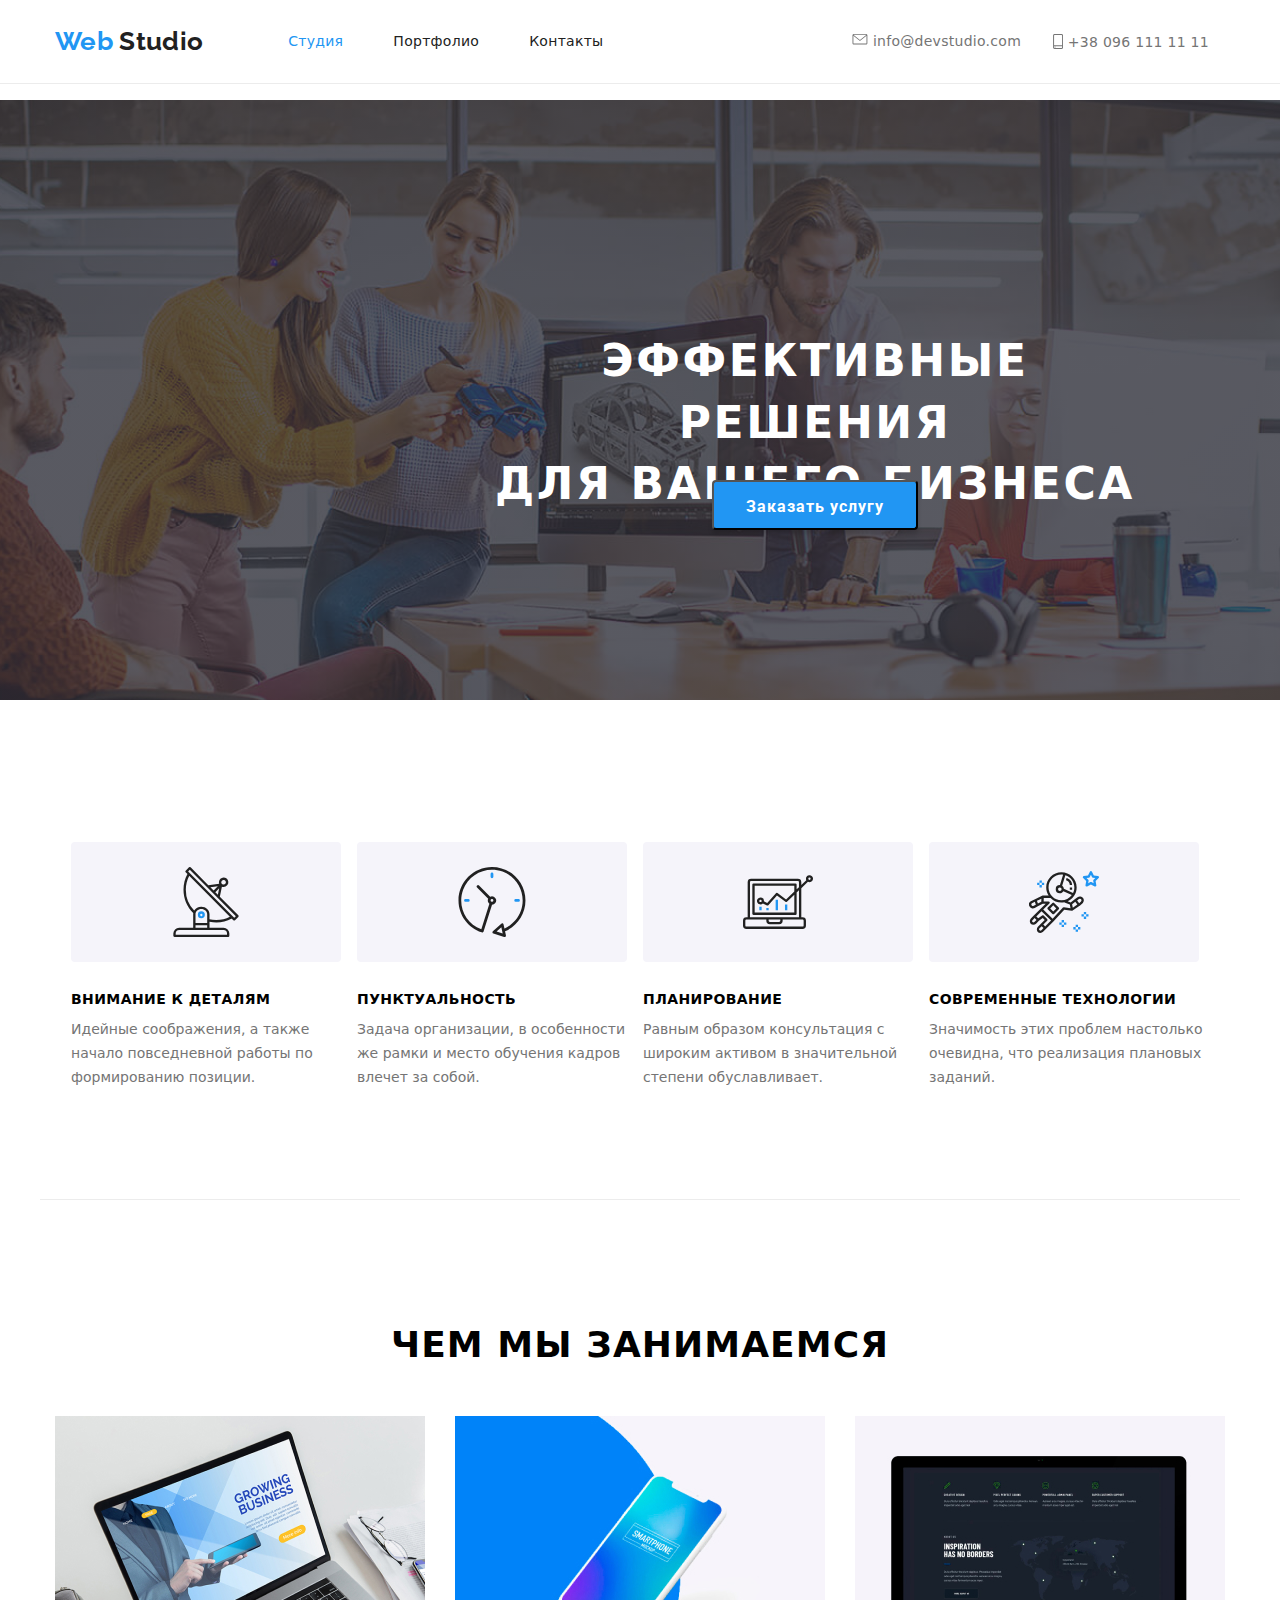
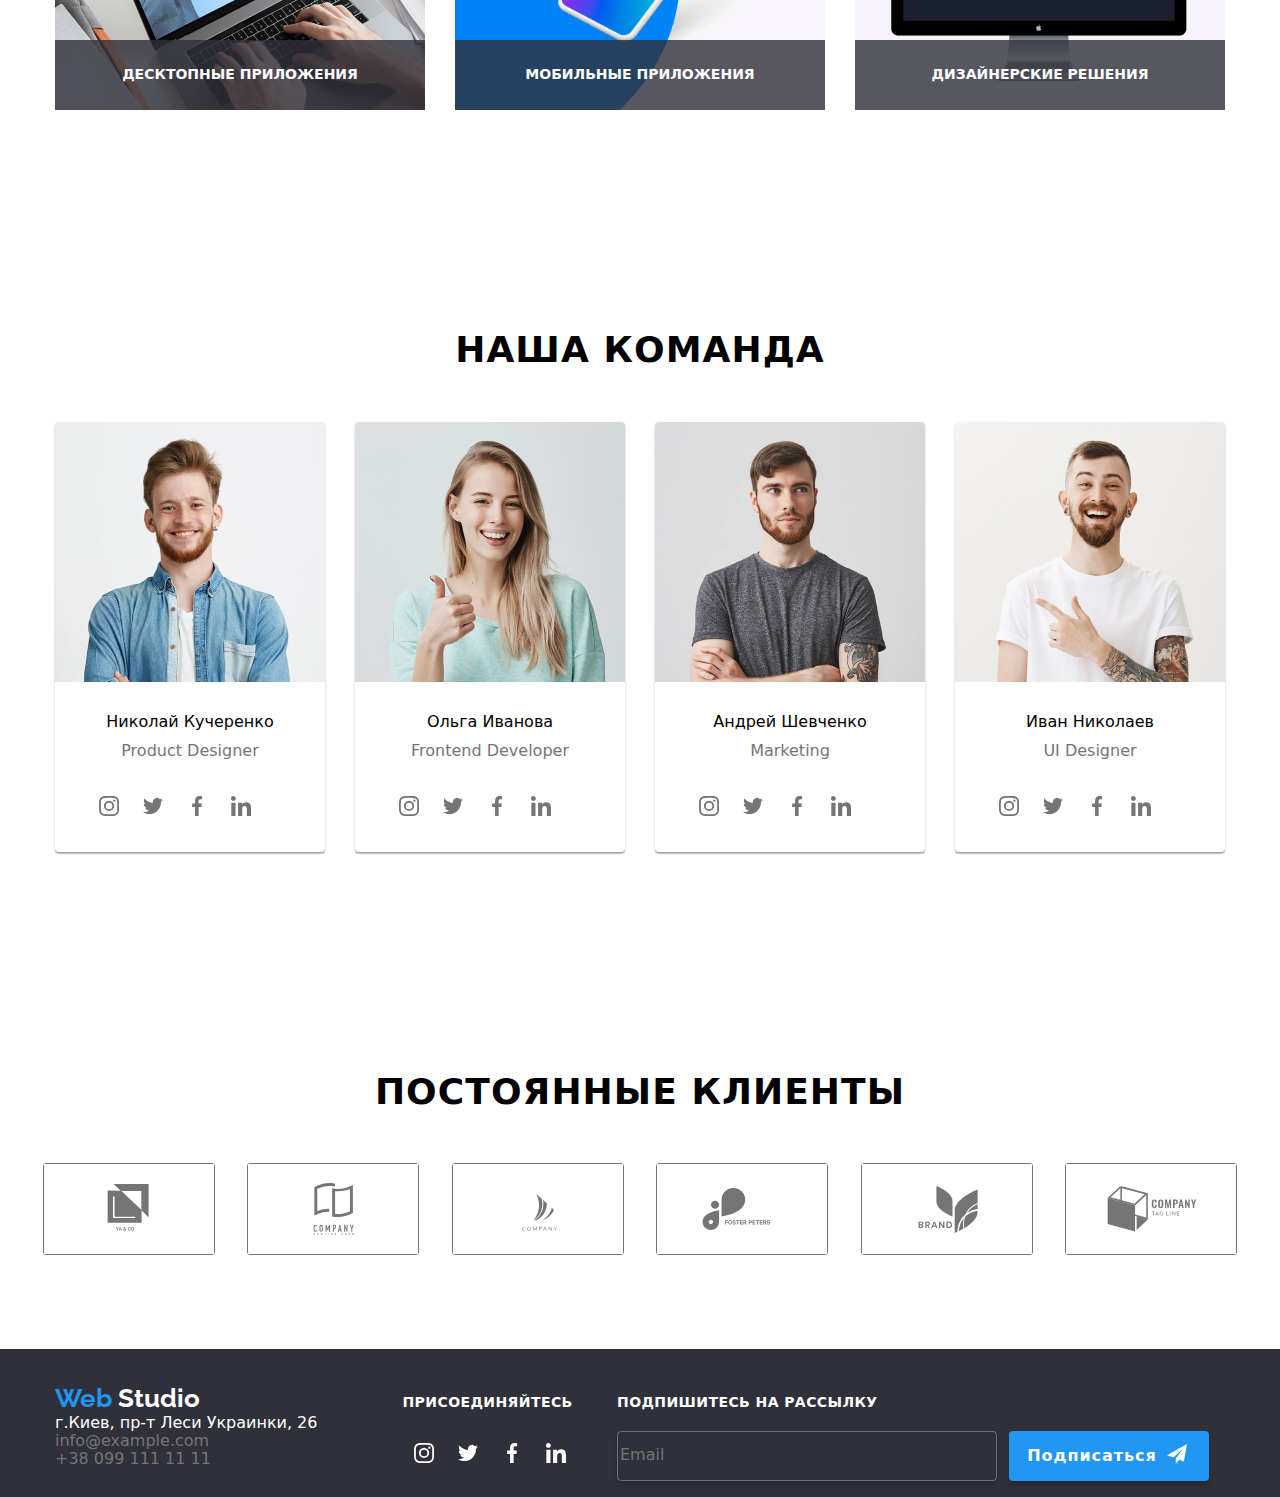
<file: index.html>
<!DOCTYPE html>
<html lang="ru">
  <head>
    <meta charset="UTF-8" />
    <meta name="viewport" content="width=device-width, initial-scale=1.0" />
    <title>Studio</title>
    <link rel="stylesheet" href="https://fonts.googleapis.com/css2?family=Raleway:wght@700&family=Roboto:wght@400;500;700;900&display=swap">
    <link rel="stylesheet" href="./css/main.min.css">
  </head>
  <body class="page">
    <!-- nav.container(top line) -->
    <header class="header">
      <div class="container">
        <nav class="nav-container">
          <a class="logo" href="./index.html"
            >Web<span class="part-logo"> Studio</span>
          </a>
          <ul class="list">
            <li class="list-item">
              <a class="link link-current" href="./index.html">Студия</a>
            </li>
            <li class="list-item">
              <a class="link" href="./portfolio.html">Портфолио</a>
            </li>
            <li class="list-item">
              <a class="link" href="./blank.html">Контакты</a>
            </li>
          </ul>
        </nav>
        <!-- contacts list -->
        <ul class=" contacts-list">
          <li class="auth-nav">
            <a href="mailto:info@devstudio.com" class="auth-link">
              <svg class="icon"  width="16" height="11.2">
              <use href="./images/sprite.svg#icon-envelope"></use>
              </svg>
              info@devstudio.com</a>
          </li>
          <li class="auth-nav">
            <a href="tel:+38096111111" class="auth-link">
              <svg class="icon phone" width="10" height="15">
              <use href="./images/sprite.svg#icon-smartphone"></use>
              </svg>
              +38 096 111 11 11</a></li>
        </ul>
      </div>
    </header>
    <main>
      <div class="overlay">
        <section class="hero">
          <div class="container">
            <h1 class="title">Эффективные решения <br> для вашего бизнеса</h1>
            <button type="button" class="order-service" data-modal-open>Заказать услугу</button>
          </div>
        </section>
      </div>

      <!-- Our advantages container-->
      <section class="advantages">
        <div class="container">
          <h2 class="label">Список преимуществ</h2>
          <ul class="list">
            <!--Advantage1-->
            <li class="item">
              <div class="icon-container">
                <a href="./blank.html">
                  <svg class="icon" width="70" height="70"  >
                  <use href="./images/sprite.svg#icon-antenna"></use>
                  </svg>
                </a>
              </div>
              <h4 class="title">
                Внимание к деталям
              </h4>
              <p class="paragraph-text">
                <span>
                  Идейные соображения, а также начало повседневной работы по
                  формированию позиции.
                </span>
              </p>
            </li>
            <!--Advantage2-->
            <li class="item">
              <div class="icon-container">
                <a href="./blank.html">
                 <svg class="icon" width="70" height="70">
                  <use href="./images/sprite.svg#icon-clock"></use>
                  </svg>
                </a>
              </div>
              <h4 class="title">
                Пунктуальность
              </h4>
              <p class="paragraph-text">
                <span>
                  Задача организации, в особенности же рамки и место обучения
                  кадров влечет за собой.
                </span>
              </p>
            </li>

            <!--Advantage3-->
            <li class="item">
              <div class="icon-container">
              <a href="./blank.html">
                <svg class="icon" width="70" height="70">
                <use href="./images/sprite.svg#icon-diagram"></use>
                </svg>
              </a>
              </div>
              <h4 class="title">
                Планирование
              </h4>
              <p class="paragraph-text">
                <span>
                  Равным образом консультация с широким активом в значительной
                  степени обуславливает.
                </span>
              </p>
            </li>

            <!--Advantage4-->
            <li class="item">
              <div class="icon-container">
              <a href="./blank.html">
                <svg class="icon" width="70" height="70">
                 <use href="./images/sprite.svg#icon-astronaut"></use>
                </svg>
              </a>
              </div>
              <h4 class="title">
                Современные технологии
              </h4>
              <p class="paragraph-text">
                <span>
                  Значимость этих проблем настолько очевидна, что реализация
                  плановых заданий.
                </span>
              </p>
            </li>
          </ul>
        </div>
      </section>

      <!-- Our duties container-->
      <section class="duties">
        <div class="container">
          <h2 class="title">Чем мы занимаемся</h2>
          <ul class="list">
            <!--Duty1-->
            <li class="item">
              <img src="./images/laptop.jpg" alt="ноутбук" />
              <a href="Десктопные_приложения">
                <h3 class="duties-title">
                  <span class="duties-title-item">Десктопные приложения</span>
                </h3>
              </a>
            </li>

            <!--Duty2-->
            <li class="item">
              <img src="./images/smartphone.jpg" alt="смартфон" />
              <a href="Мобильные_приложения">
                <h3 class="duties-title">
                  <span class="duties-title-item">Мобильные приложения</span>
                </h3>
              </a>
            </li>

            <!--Duty3-->
            <li class="item">
              <img src="./images/PC.jpg" alt="photo" />
              <a href="Дизайнерские_решения">
                <h3 class="duties-title">
                  <span class="duties-title-item">Дизайнерские решения</span>
                </h3>
              </a>
            </li>
          </ul>
        </div>
      </section>

      <!-- Our team container-->
      <section class="employees">
        <h2 class="title">Наша команда</h2>
        <div class="container">
          <ul class="list">
            <li class="item">
              <img src="images/team-1.jpg" alt="photo" />
              <p class="name">Николай Кучеренко</p>
              <p class="description">Product Designer</p>
              <ul class="social-link-list">
                <li class="social-item">
                  <a
                    class="link"
                    aria-label=" https://www.instagram.com/?hl=ru"
                    href="./blank.html"
                    ><svg class="icon" width="20" height="20">
                    <use href="./images/sprite.svg#icon-instagram"></use>
                    </svg>
                  </a>
                </li>
                <li class="social-item">
                  <a
                    class="link"
                    aria-label=" https://www.instagram.com/?hl=ru"
                    href="./blank.html"
                    ><svg class="icon" width="20" height="20">
                    <use href="./images/sprite.svg#icon-twitter"></use>
                    </svg>
                  </a>
                </li>
                <li class="social-item">
                  <a
                    class="link"
                    aria-label=" https://www.instagram.com/?hl=ru"
                    href="./blank.html"
                    ><svg class="icon" width="20" height="20">
                    <use href="./images/sprite.svg#icon-facebook"></use>
                    </svg>
                  </a>
                </li>
                <li class="social-item">
                  <a
                    class="link"
                    aria-label=" https://www.instagram.com/?hl=ru"
                    href="./blank.html"
                    ><svg class="icon" width="20" height="20">
                    <use href="./images/sprite.svg#icon-linkedin"></use>
                    </svg>
                  </a>
                </li>
              </ul>
            </li>
            <li class="item">
              <img src="images/team-2.jpg" alt="photo" />
              <p class="name">Ольга Иванова</p>
              <p class="description">Frontend Developer</p>

              <ul class="social-link-list">
                <li class="social-item">
                  <a class="link" aria-label=" https://www.instagram.com/?hl=ru" href="./blank.html"><svg class="icon" width="20"
                    height="20">
                    <use href="./images/sprite.svg#icon-instagram"></use>
                    </svg>
                  </a>
                </li>
                <li class="social-item">
                  <a class="link" aria-label=" https://www.instagram.com/?hl=ru" href="./blank.html"><svg class="icon" width="20"
                    height="20">
                    <use href="./images/sprite.svg#icon-twitter"></use>
                    </svg>
                  </a>
                </li>
                <li class="social-item">
                  <a class="link" aria-label=" https://www.instagram.com/?hl=ru" href="./blank.html"><svg class="icon" width="20"
                    height="20">
                    <use href="./images/sprite.svg#icon-facebook"></use>
                    </svg>
                  </a>
                </li>
                <li class="social-item">
                  <a class="link" aria-label=" https://www.instagram.com/?hl=ru" href="./blank.html"><svg class="icon" width="20"
                    height="20">
                    <use href="./images/sprite.svg#icon-linkedin"></use>
                    </svg>
                  </a>
                </li>
              </ul>
            </li>
            <li class="item">
              <img src="images/team-3.jpg" alt="photo" width="270" />
              <p class="name">Андрей Шевченко</p>
              <p class="description">Marketing</p>
              <ul class="social-link-list">
                <li class="social-item">
                  <a class="link" aria-label=" https://www.instagram.com/?hl=ru" href="./blank.html"><svg class="icon" width="20"
                    height="20">
                    <use href="./images/sprite.svg#icon-instagram"></use>
                    </svg>
                  </a>
                </li>
                <li class="social-item">
                  <a class="link" aria-label=" https://www.instagram.com/?hl=ru" href="./blank.html"><svg class="icon" width="20"
                    height="20">
                    <use href="./images/sprite.svg#icon-twitter"></use>
                    </svg>
                  </a>
                </li>
                <li class="social-item">
                  <a class="link" aria-label=" https://www.instagram.com/?hl=ru" href="./blank.html"><svg class="icon" width="20"
                    height="20">
                    <use href="./images/sprite.svg#icon-facebook"></use>
                    </svg>
                  </a>
                </li>
                <li class="social-item">
                  <a class="link" aria-label=" https://www.instagram.com/?hl=ru" href="./blank.html"><svg class="icon" width="20"
                    height="20">
                    <use href="./images/sprite.svg#icon-linkedin"></use>
                    </svg>
                  </a>
                </li>
              </ul>
            </li>
            <li class="item">
              <img src="images/team-4.jpg" alt="photo" width="270" />
              <p class="name">Иван Николаев</p>
              <p class="description">UI Designer</p>
              <ul class="social-link-list">
                <li class="social-item">
                  <a class="link" aria-label=" https://www.instagram.com/?hl=ru" href="./blank.html">
                    <svg class="icon" width="20" height="20">
                      <use href="./images/sprite.svg#icon-instagram"></use>
                    </svg>
                  </a>
                </li>
                <li class="social-item">
                  <a class="link" aria-label=" https://www.instagram.com/?hl=ru" href="./blank.html"><svg class="icon" width="20"
                    height="20">
                    <use href="./images/sprite.svg#icon-twitter"></use>
                    </svg>
                  </a>
                </li>
                <li class="social-item">
                  <a class="link" aria-label=" https://www.instagram.com/?hl=ru" href="./blank.html"><svg class="icon" width="20"
                    height="20">
                    <use href="./images/sprite.svg#icon-facebook"></use>
                    </svg>
                  </a>
                </li>
                <li class="social-item">
                  <a class="link" aria-label=" https://www.instagram.com/?hl=ru" href="./blank.html"><svg class="icon" width="20"
                    height="20">
                    <use href="./images/sprite.svg#icon-linkedin"></use>
                    </svg>
                  </a>
                </li>
              </ul>
            </div>
          </li>
        </ul>
      </section>

      <!-- Our customers container-->
      <section class="customers">
        <div class="container">
         <h2 class="title">Постоянные клиенты</h2>
          <ul class="customers-list">
            <li class="item"><a class="customer-link" aria-label="лого" href="./blank.html"> <svg class="icon" width="170"
            height="90">
            <use href="./images/sprite.svg#icon-Client-1"></use></svg></a></li>
            <li class="item"><a class="customer-link" aria-label="лого" href="./blank.html"> <svg class="icon" width="170"
            height="90">
            <use href="./images/sprite.svg#icon-Client-2"></use>
            </svg></a></li>
            <li class="item"><a class="customer-link" aria-label="лого" href="./blank.html"> <svg class="icon" width="170"
            height="90">
            <use href="./images/sprite.svg#icon-Client-3"></use>
            </svg></a></li>
            <li class="item"><a class="customer-link" aria-label="лого" href="./blank.html"> <svg class="icon" width="170"
            height="90">
            <use href="./images/sprite.svg#icon-Client-4"></use>
            </svg></a></li>
            <li class="item"><a class="customer-link" aria-label="лого" href="./blank.html"> <svg class="icon" width="170"
            height="90">
            <use href="./images/sprite.svg#icon-Client-5"></use>
            </svg></a></li>
            <li class="item"><a class="customer-link" aria-label="лого" href="./blank.html"> <svg class="icon" width="170"
            height="90">
            <use href="./images/sprite.svg#icon-Client-6"></use>
            </svg></a></li>
          </ul>
        </div>
      </section>
    </main>
    <footer class="footer">
      <div class="container">
        <div class="left-container">
            <a class="logo" href="./index.html"
              ><span class="part-logo">Web </span
              ><span class="part-logo-footer">Studio</span>
            </a>
            <address class="contacts">
              <p class="address"> г.Киев, пр-т Леси Украинки, 26</p>
              <a class="contact-link" href="mailito:info@devstudio.com">info@example.com</a>
              <a class="contact-link" href="tel:+380991111111">+38 099 111 11 11</a>
            </address>
          </div>
        </section>

        <section class="join">
          <h4 class="join-title">Присоединяйтесь</h4>
          <ul class="join-social-link-list">
            <li class="join-social-item">
              <a class="join-link" aria-label=" https://www.instagram.com/?hl=ru" href="./blank.html">
                <svg class="join-icon" width="20" height="20">
                  <use href="./images/sprite.svg#icon-instagram"></use>
                </svg>
              </a>
            </li>
            <li class="join-social-item">
              <a class="join-link" aria-label="https://twitter.com/?lang=ru" href="./blank.html"><svg class="icon" width="20"
                  height="20">
                  <use href="./images/sprite.svg#icon-twitter"></use>
                </svg>
              </a>
            </li>
            <li class="join-social-item">
              <a class="join-link" aria-label=" https://www.facebook.com/" href="./blank.html"><svg class="icon" width="20"
                  height="20">
                  <use href="./images/sprite.svg#icon-facebook"></use>
                </svg>
              </a>
            </li>
            <li class="join-social-item">
              <a class="join-link" aria-label="https://www.linkedin.com/" href="./blank.html"><svg class="icon" width="20"
                  height="20">
                  <use href="./images/sprite.svg#icon-linkedin"></use>
                </svg>
              </a>
            </li>
          </ul>
        </section>
        <div class="right-container">
          <b class="title">Подпишитесь на рассылку</b>
          <form class="subscribe-form">
            <input class="footer-email" type="email" name="email" placeholder="Email"/>
            <button class="footer-submit" type="submit">
              Подписаться
              <svg class="submit-icon">
                <use href="./images/sprite.svg#icon-icon-send"  width="20"
                  height="20"></use>
              </svg>
            </button>
          </form>

        </div>
      </div>
    </footer>
    <div class="modal-backdrop is-hidden" data-modal>
      <div class="modal-window">
        <button class="modal-close-button" data-modal-close>
          <svg>
            <use href="./images/sprite1.svg#icon-close"></use>
          </svg>
        </button>
        <b class="modal-text">Оставьте свои данные, мы вам перезвоним</b>
        <form class="callback-form" autocomplete="off">
          <ul>
            <li class="input-group">
              <input class="form-input" type="text" name="name" id="name" placeholder="  " />
              <label for="name">
                <svg>
                  <use href="./images/sprite.svg#icon-person-black-18dp-1"></use>
                </svg>
                <span class="field-descriprion">Имя</span>
              </label>
            </li>
            <li class="input-group">
              <input class="form-input" type="tel" name="phone" id="phone" placeholder=" " />
              <label for="phone">
                <svg>
                  <use href="./images/sprite.svg#icon-email-black-18dp-1"></use>
                </svg>
                <span class="field-descriprion">Телефон</span>
              </label>
            </li>
            <li class="input-group">
              <input class="form-input" type="email" name="email" id="email" placeholder=" " />
              <label for="email">
                <svg>
                  <use href="./images/sprite.svg#icon-email-black-18dp-1"></use>
                </svg>
                <span class="field-descriprion">Почта</span>
              </label>
            </li>
            <li class="comments-container">
              <textarea class="comments" name="comments" id="comments" placeholder=" "></textarea>
              <label class="comments-label" for="comments">
                Комментарий
              </label>
            </li>
          </ul>
    
          <input class="checkbox-input" type="checkbox" name="licence-agreement" id="checkbox" />
          <label class="checkbox-label" for="checkbox">
            Соглашаюсь с рассылкой и принимаю
            <a class="licence-agreement" href="https://www.business-in-a-box.com/docs/?q=license-agreement&a=license-agreement&s=google&c=world3&gclid=Cj0KCQjwvIT5BRCqARIsAAwwD-R0j7ovdyV75SxTOTpAK2B4vAJAKfGEO2nvUY2frx72Czja3lRH5B8aApskEALw_wcB">Условия договора</a>
          </label>
          <div class="checkbox-button-container">
            <button class="checkbox-submit-button" type="submit">
              Отправить
            </button>
          </div>
        </form>
      </div>
    </div>
    
    <script src="./js/modal.js"></script>
  </body>
</html>
</file>
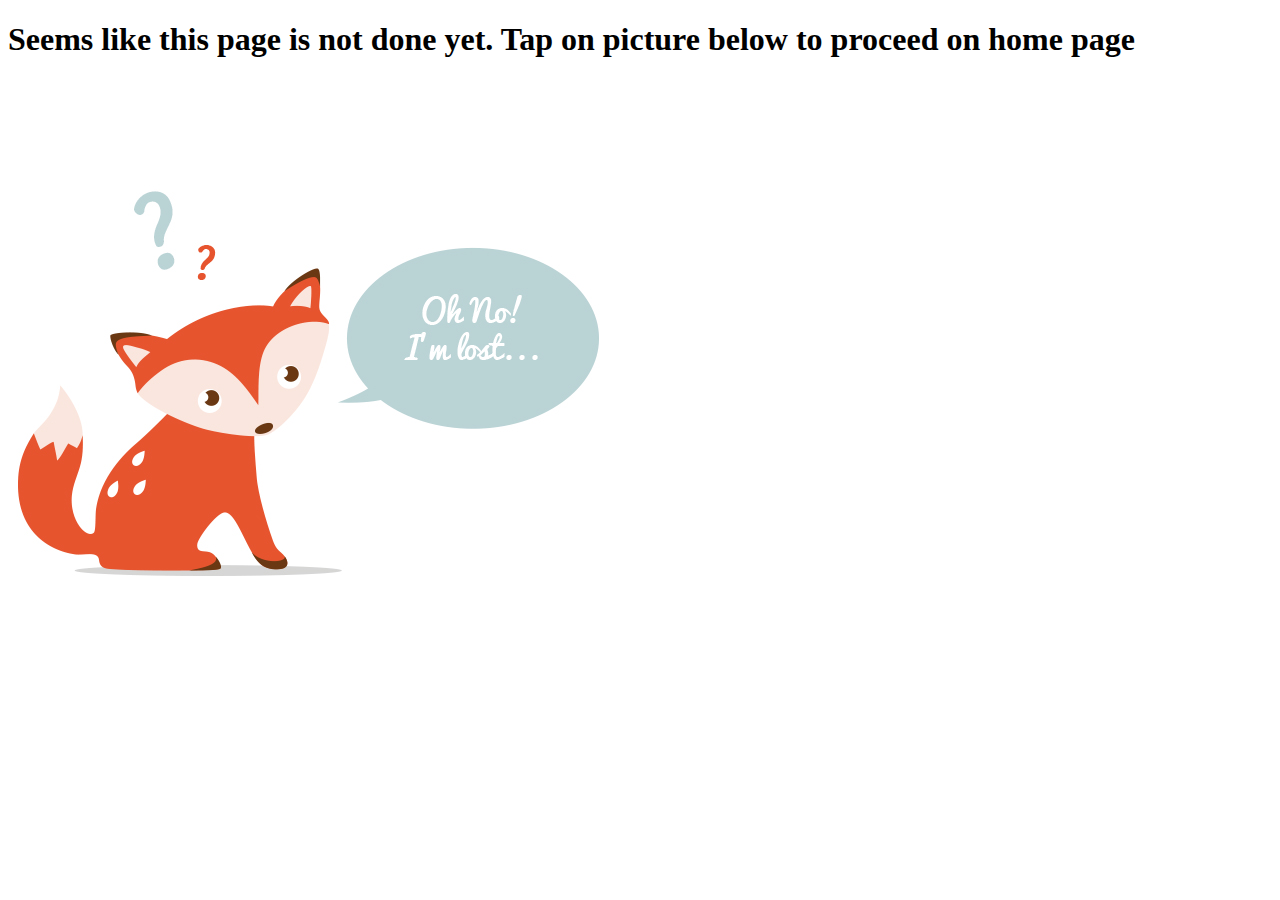
<file: blank.html>
<!DOCTYPE html>
<html lang="en">
  <head>
    <meta charset="UTF-8" />
    <meta name="viewport" content="width=device-width, initial-scale=1.0" />
    <title>Document</title>
  </head>
  <body>
    <section>
      <h1>
        Seems like this page is not done yet. Tap on picture below to proceed on
        home page
      </h1>
      <a href="./studioweb.html"
        ><img
          src="./images/404_page.jpg"
          alt="error 404 tap to return on home page"
      /></a>
    </section>
  </body>
</html>
</file>
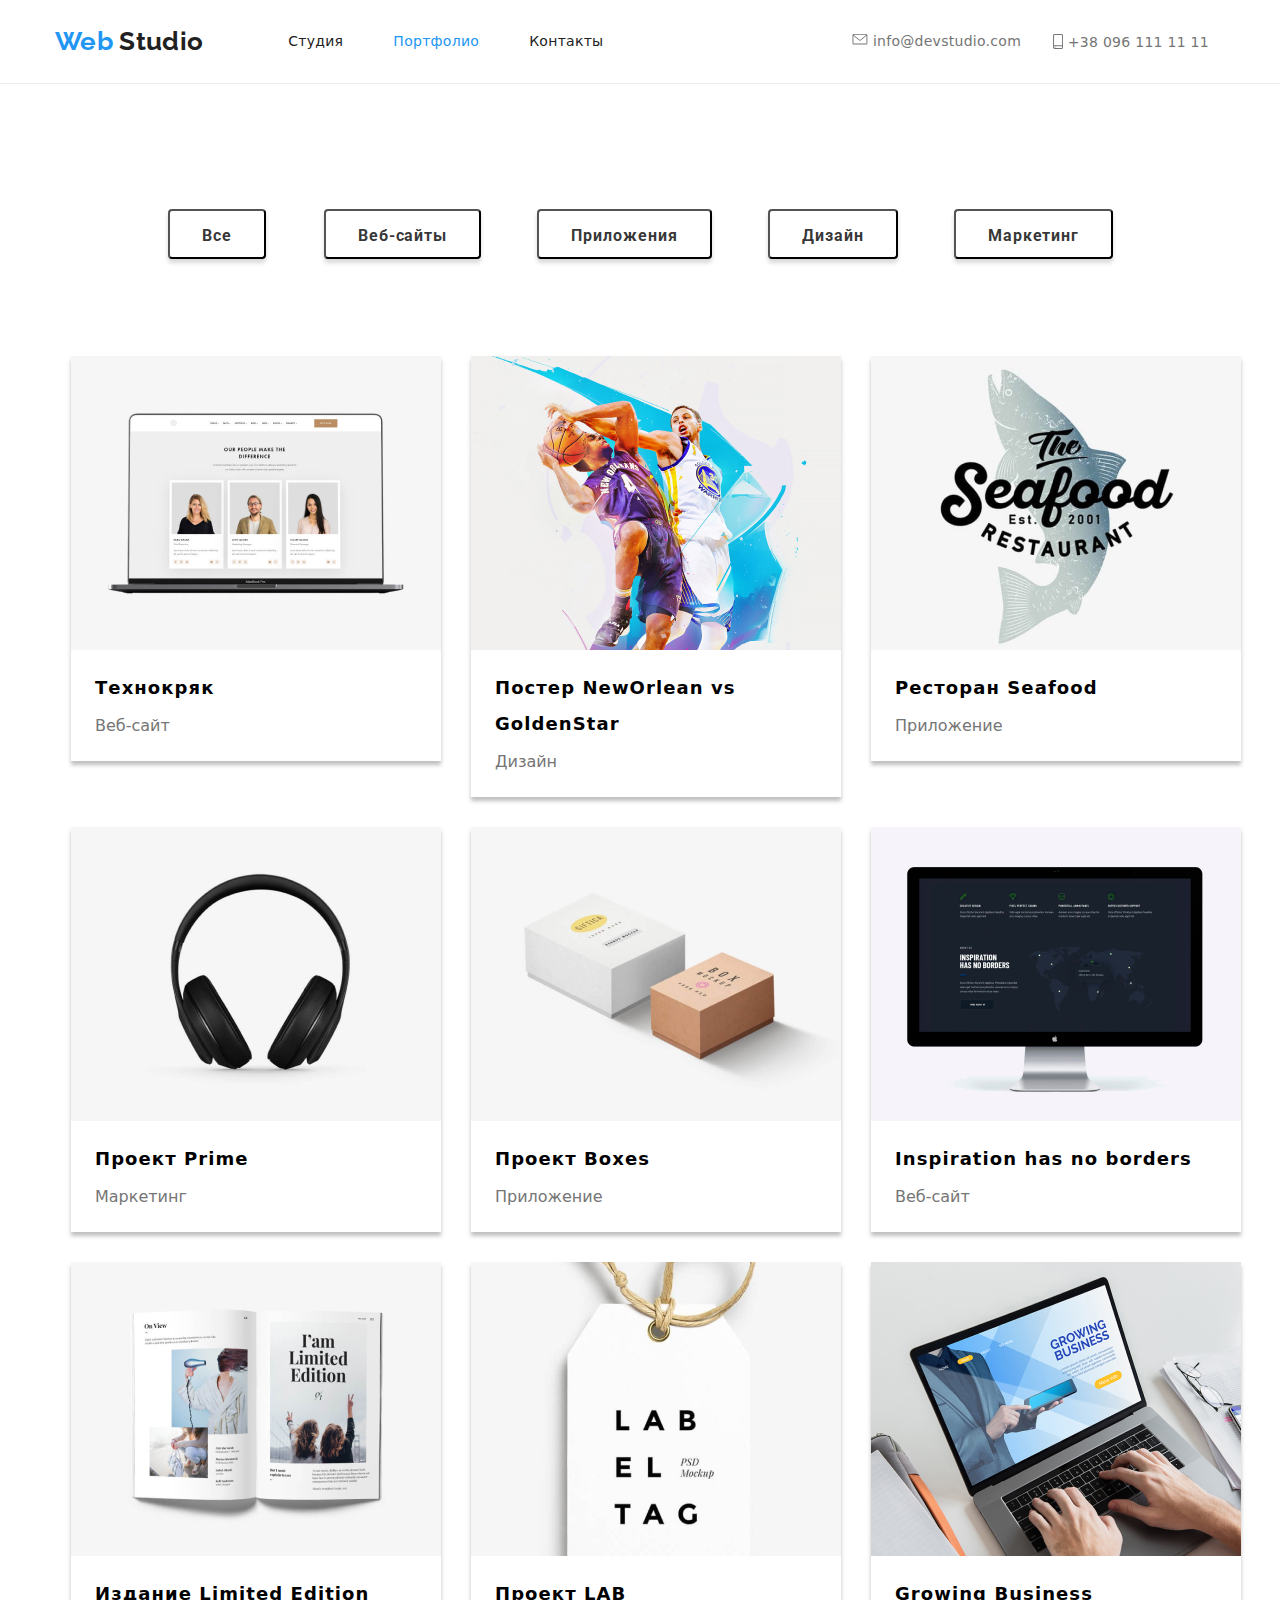
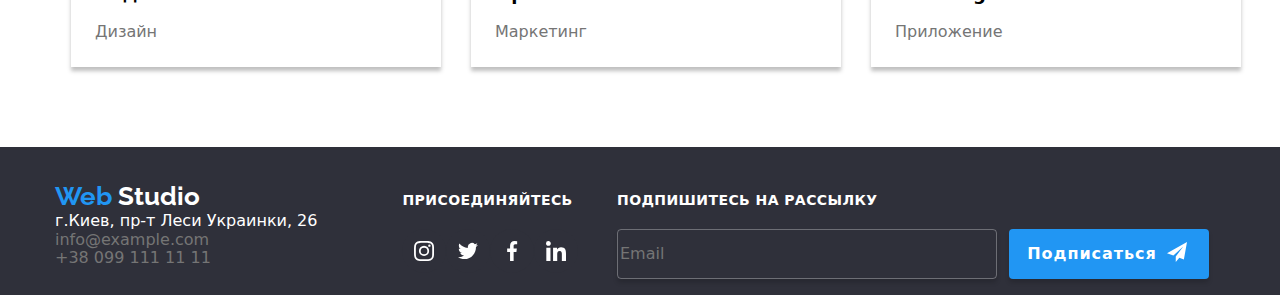
<file: portfolio.html>
<!DOCTYPE html>
<html lang="ru">
  <head>
    <meta charset="UTF-8" />
    <meta name="viewport" content="width=device-width, initial-scale=1.0" />
    <title>Document</title>
    <link rel="stylesheet"
    href="https://fonts.googleapis.com/css2?family=Raleway:wght@700&family=Roboto:wght@400;500;700;900&display=swap">
   <link rel="stylesheet" href="./css/main.min.css">
  </head>
  <body class="page">
    <!-- nav.container(top line) -->
    <header class="header">
      <div class="container">
        <nav class="nav-container">
          <a class="logo" href="./index.html">Web<span class="part-logo"> Studio</span>
          </a>
          <ul class="list">
            <li class="list-item">
              <a class="link" href="./index.html">Студия</a>
            </li>
            <li class="list-item">
              <a class="link link-current" href="./portfolio.html">Портфолио</a>
            </li>
            <li class="list-item">
              <a class="link" href="./blank.html">Контакты</a>
            </li>
          </ul>
        </nav>
        <!-- contacts list -->
        <ul class=" contacts-list">
          <li class="auth-nav">
            <a href="mailto:info@devstudio.com" class="auth-link">
              <svg class="icon" width="16" height="11.2">
                <use href="./images/sprite.svg#icon-envelope"></use>
              </svg>
              info@devstudio.com</a>
          </li>
          <li class="auth-nav">
            <a href="tel:+38096111111" class="auth-link">
              <svg class="icon phone" width="10" height="15">
                <use href="./images/sprite.svg#icon-smartphone"></use>
              </svg>
              +38 096 111 11 11</a></li>
        </ul>
      </div>
    </header>
    <main>
      <!-- Cards container-->
      <section class="cards">
        <div class="container">
          <div class="button-container">
            <h1 class="label">Примеры работ</h1>
            <ul class="buttons-list">
              <li class="button-item">
                <button type="button-primary" class="service">Все</button>
              </li>
              <li class="button-item">
                <button type="button-primary" class="service">
                  Веб-сайты
                </button>
              </li>
              <li class="button-item">
                <button type="button-primary" class="service">
                  Приложения
                </button>
              </li>
              <li class="button-item">
                <button type="button-primary" class="service">Дизайн</button>
              </li>
              <li class="button-item">
                <button type="button-primary" class="service">
                  Маркетинг
                </button>
              </li>
            </ul>
          </div>
          <!-- <h2>Features container</h2> -->
          <div class="features-container">
            <ul class="features-list">
              <div class="feature-thumb">
                <li class="item">
                  <a class="link" href="./blank.html"></a
                  ><img
                  class="link-img"
                  src="./images/poster1.jpg"
                  alt="photo"/>
                  <div class="feature-overlay">
                    <p class="feature-description">
                      Технокряк это современная площадка распространения коронавируса.
                      Компании используют эту платформу для цифрового шпионажа и атак на
                      защищённые сервера конкурентов.
                    </p>
                  </div>
                  <ul class="features">
                    <li><h3 class="features-title">Технокряк</h3></li>
                    <li><p class="feature-type">Веб-сайт</p></li>
                  </ul>
                </li>
              </div>
              <div class="feature-thumb">
                <li class="item">
                  <a class="link" href="./blank.html"></a><img class="link-img" src="./images/poster2.jpg" alt="photo" />
                  <div class="feature-overlay">
                    <p class="feature-description">
                      Технокряк это современная площадка распространения коронавируса.
                      Компании используют эту платформу для цифрового шпионажа и атак на
                      защищённые сервера конкурентов.
                    </p>
                  </div>
                  <ul class="features">
                    <li>
                      <h3 class="features-title">Постер NewOrlean vs GoldenStar</h3>
                    </li>
                    <li>
                      <p class="feature-type">Дизайн</p>
                    </li>
                  </ul>
                </li>
              </div>
              <div class="feature-thumb">
                <li class="item">
                  <a class="link" href="./blank.html"></a><img class="link-img" src="./images/poster3.jpg" alt="photo" />
                  <div class="feature-overlay">
                    <p class="feature-description">
                      Технокряк это современная площадка распространения коронавируса.
                      Компании используют эту платформу для цифрового шпионажа и атак на
                      защищённые сервера конкурентов.
                    </p>
                  </div>
                  <ul class="features">
                    <li>
                      <h3 class="features-title">Ресторан Seafood</h3>
                    </li>
                    <li>
                      <p class="feature-type">Приложение</p>
                    </li>
                  </ul>
                </li>
              </div>
              <div class="feature-thumb">
                <li class="item">
                  <a class="link" href="./blank.html"></a><img class="link-img" src="./images/poster4.jpg" alt="photo" />
                  <div class="feature-overlay">
                    <p class="feature-description">
                      Технокряк это современная площадка распространения коронавируса.
                      Компании используют эту платформу для цифрового шпионажа и атак на
                      защищённые сервера конкурентов.
                    </p>
                  </div>
                  <ul class="features">
                    <li>
                      <h3 class="features-title">Проект Prime</h3>
                    </li>
                    <li>
                      <p class="feature-type">Маркетинг</p>
                    </li>
                  </ul>
                </li>
              </div>
              <div class="feature-thumb">
                <li class="item">
                  <a class="link" href="./blank.html"></a><img class="link-img" src="./images/poster5.jpg" alt="photo" />
                  <div class="feature-overlay">
                    <p class="feature-description">
                      Технокряк это современная площадка распространения коронавируса.
                      Компании используют эту платформу для цифрового шпионажа и атак на
                      защищённые сервера конкурентов.
                    </p>
                  </div>
                  <ul class="features">
                    <li>
                      <h3 class="features-title">Проект Boxes</h3>
                    </li>
                    <li>
                      <p class="feature-type">Приложение</p>
                    </li>
                  </ul>
                </li>
              </div>
              <div class="feature-thumb">
                <li class="item">
                  <a class="link" href="./blank.html"></a><img class="link-img" src="./images/poster6.jpg" alt="photo" />
                  <div class="feature-overlay">
                    <p class="feature-description">
                      Технокряк это современная площадка распространения коронавируса.
                      Компании используют эту платформу для цифрового шпионажа и атак на
                      защищённые сервера конкурентов.
                    </p>
                  </div>
                  <ul class="features">
                    <li>
                      <h3 class="features-title">Inspiration has no borders</h3>
                    </li>
                    <li>
                      <p class="feature-type">Веб-сайт</p>
                    </li>
                  </ul>
                </li>
              </div>
              <div class="feature-thumb">
                <li class="item">
                  <a class="link" href="./blank.html"></a><img class="link-img" src="./images/poster7.jpg" alt="photo" />
                  <div class="feature-overlay">
                    <p class="feature-description">
                      Технокряк это современная площадка распространения коронавируса.
                      Компании используют эту платформу для цифрового шпионажа и атак на
                      защищённые сервера конкурентов.
                    </p>
                  </div>
                  <ul class="features">
                    <li>
                      <h3 class="features-title">Издание Limited Edition</h3>
                    </li>
                    <li>
                      <p class="feature-type">Дизайн</p>
                    </li>
                  </ul>
                </li>
              </div>
              <div class="feature-thumb">
                <li class="item">
                  <a class="link" href="./blank.html"></a><img class="link-img" src="./images/poster8.jpg" alt="photo" />
                  <div class="feature-overlay">
                    <p class="feature-description">
                      Технокряк это современная площадка распространения коронавируса.
                      Компании используют эту платформу для цифрового шпионажа и атак на
                      защищённые сервера конкурентов.
                    </p>
                  </div>
                  <ul class="features">
                    <li>
                      <h3 class="features-title">Проект LAB</h3>
                    </li>
                    <li>
                      <p class="feature-type">Маркетинг</p>
                    </li>
                  </ul>
                </li>
              </div>
              <div class="feature-thumb">
                <li class="item">
                  <a class="link" href="./blank.html"></a><img class="link-img" src="./images/poster9.jpg" alt="photo" />
                  <div class="feature-overlay">
                    <p class="feature-description">
                      Технокряк это современная площадка распространения коронавируса.
                      Компании используют эту платформу для цифрового шпионажа и атак на
                      защищённые сервера конкурентов.
                    </p>
                  </div>
                  <ul class="features">
                    <li>
                      <h3 class="features-title">Growing Business</h3>
                    </li>
                    <li>
                      <p class="feature-type">Приложение</p>
                    </li>
                  </ul>
                </li>
              </div>
            </ul>
          </div>
       </div>
      </section>
    </main>
    <footer class="footer">
      <div class="container">
        <div class="left-container">
          <a class="logo" href="./index.html"><span class="part-logo">Web </span><span
              class="part-logo-footer">Studio</span>
          </a>
          <address class="contacts">
            <p class="address"> г.Киев, пр-т Леси Украинки, 26</p>
            <a class="contact-link" href="mailito:info@devstudio.com">info@example.com</a>
            <a class="contact-link" href="tel:+380991111111">+38 099 111 11 11</a>
          </address>
        </div>
        </section>
    
        <section class="join">
          <h4 class="join-title">Присоединяйтесь</h4>
          <ul class="join-social-link-list">
            <li class="join-social-item">
              <a class="join-link" aria-label=" https://www.instagram.com/?hl=ru" href="./blank.html">
                <svg class="join-icon" width="20" height="20">
                  <use href="./images/sprite.svg#icon-instagram"></use>
                </svg>
              </a>
            </li>
            <li class="join-social-item">
              <a class="join-link" aria-label="https://twitter.com/?lang=ru" href="./blank.html"><svg class="icon"
                  width="20" height="20">
                  <use href="./images/sprite.svg#icon-twitter"></use>
                </svg>
              </a>
            </li>
            <li class="join-social-item">
              <a class="join-link" aria-label=" https://www.facebook.com/" href="./blank.html"><svg class="icon" width="20"
                  height="20">
                  <use href="./images/sprite.svg#icon-facebook"></use>
                </svg>
              </a>
            </li>
            <li class="join-social-item">
              <a class="join-link" aria-label="https://www.linkedin.com/" href="./blank.html"><svg class="icon" width="20"
                  height="20">
                  <use href="./images/sprite.svg#icon-linkedin"></use>
                </svg>
              </a>
            </li>
          </ul>
        </section>
        <div class="right-container">
          <b class="title">Подпишитесь на рассылку</b>
          <form class="subscribe-form">
            <input class="footer-email" type="email" name="email" placeholder="Email" />
            <button class="footer-submit" type="submit">
              Подписаться
              <svg class="submit-icon">
                <use href="./images/sprite.svg#icon-icon-send" width="20" height="20"></use>
              </svg>
            </button>
          </form>
    
        </div>
      </div>
    </footer>
  </body>
</html>
</file>
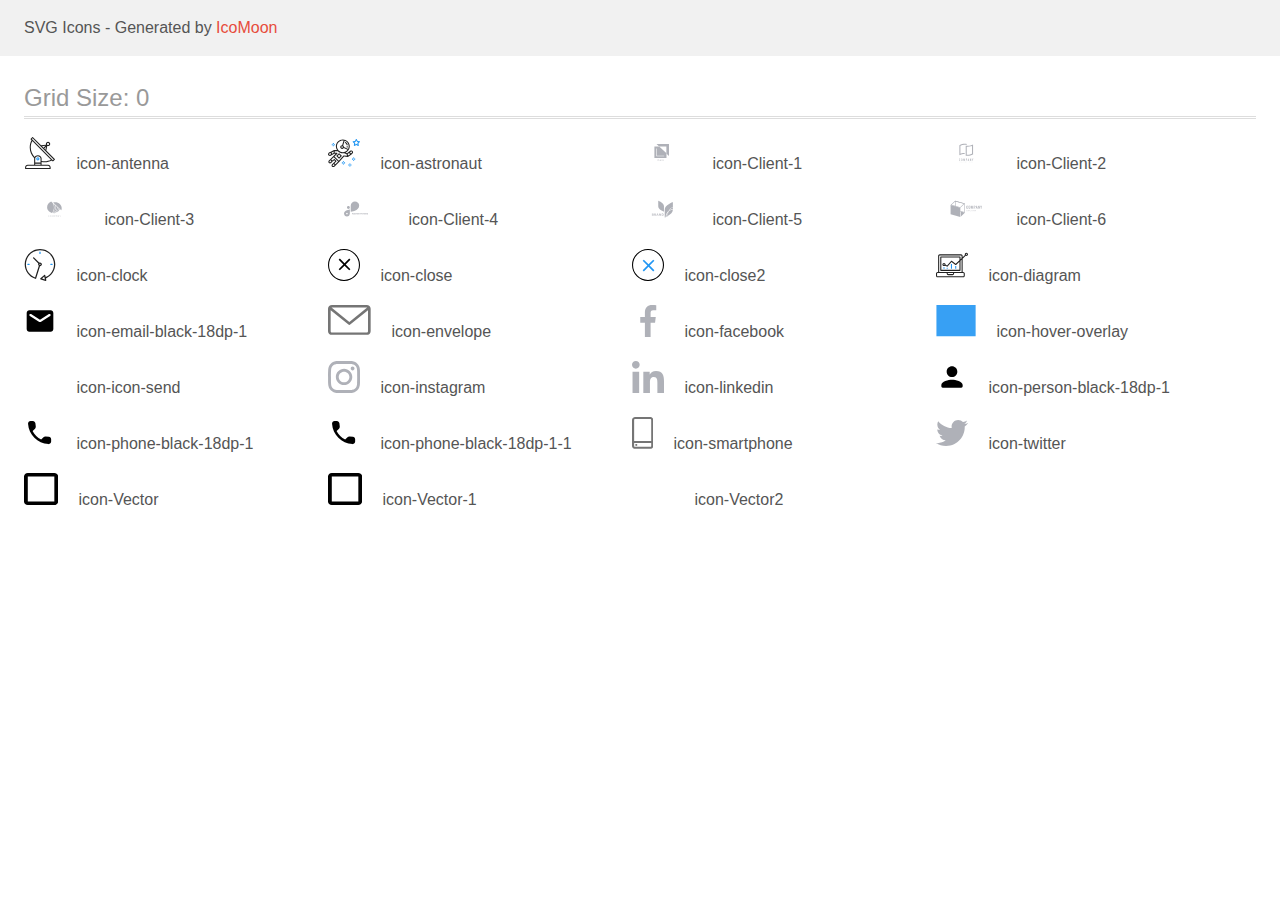
<file: images/icomoon (1)/demo.html>
<!doctype html>
<html>
<head>
    <title>IcoMoon - SVG Icons</title>
    <meta charset="utf-8">
    <meta name="viewport" content="width=device-width, initial-scale=1">
    <link rel="stylesheet" href="demo-files/demo.css">
    <link rel="stylesheet" href="style.css">
</head>
<body>
<svg aria-hidden="true" style="position: absolute; width: 0; height: 0; overflow: hidden;" version="1.1" xmlns="http://www.w3.org/2000/svg" xmlns:xlink="http://www.w3.org/1999/xlink">
<defs>
<symbol id="icon-antenna" viewBox="0 0 32 32">
<path fill="#212121" style="fill: var(--color1, #212121)" d="M30.773 22.098l-8.443-8.505 0.937-4.616c0.225 0.090 0.485 0.144 0.758 0.146h0.007c0.008 0 0.017 0 0.026 0 1.192 0 2.159-0.967 2.159-2.159s-0.967-2.159-2.159-2.159c-1.192 0-2.159 0.967-2.159 2.159 0 0.259 0.046 0.508 0.13 0.739l-0.005-0.015-4.96 0.606-8.091-8.133c-0.096-0.098-0.229-0.159-0.376-0.16v0c-0.146 0.001-0.278 0.060-0.373 0.155v0l-1.512 1.504c-0.096 0.097-0.156 0.23-0.156 0.377s0.060 0.281 0.156 0.377v0l0.814 0.825c-1.143 2.062-1.816 4.522-1.816 7.139 0 4.106 1.656 7.824 4.336 10.525l-0.001-0.001c0.043 0.041 0.092 0.074 0.146 0.097-0.032 0.164-0.051 0.353-0.052 0.546v6.188h-6.4c-1.472 0.001-2.666 1.194-2.667 2.666v1.067c0 0.295 0.239 0.534 0.534 0.534h24.534c0.294 0 0.533-0.239 0.533-0.534v-1.067c-0.002-1.472-1.195-2.665-2.666-2.666h-6.4v-2.742c1.003 0.21 2.024 0.317 3.049 0.32 2.58-0.003 5.005-0.663 7.117-1.822l-0.077 0.039 0.818 0.823c0.099 0.101 0.235 0.159 0.376 0.16 0.14-0.001 0.274-0.057 0.373-0.155l1.512-1.504c0.096-0.097 0.156-0.23 0.156-0.377s-0.060-0.281-0.156-0.377v0zM23.28 6.233c0.193-0.192 0.459-0.31 0.752-0.31 0.589 0 1.067 0.478 1.067 1.066s-0.477 1.066-1.067 1.066c0 0 0 0 0 0h-0.004c-0.587-0.003-1.061-0.479-1.061-1.066 0-0.295 0.12-0.563 0.314-0.756v0h-0.002zM22.024 9.737l-0.598 2.946-1.175-1.183 1.774-1.763zM21.419 8.835l-1.92 1.909-1.486-1.493 3.406-0.416zM24.004 28.8c0.884 0 1.6 0.716 1.6 1.6v0 0.534h-23.466v-0.534c0-0.884 0.716-1.6 1.6-1.6v0h20.267zM16.538 26.666v1.067h-5.334v-1.067h5.334zM11.204 25.6v-4.053c0-1.294 1.196-2.346 2.667-2.346s2.667 1.053 2.667 2.346v4.053h-5.334zM17.604 23.904v-2.357c0-1.882-1.675-3.413-3.733-3.413-0.017 0-0.038 0-0.058 0-1.353 0-2.54 0.707-3.213 1.771l-0.009 0.016c-2.36-2.482-3.812-5.846-3.812-9.55 0-2.314 0.567-4.496 1.569-6.414l-0.036 0.077 18.602 18.709c-1.823 0.947-3.979 1.502-6.266 1.502-1.079 0-2.128-0.124-3.136-0.357l0.093 0.018zM28.893 23.22l-21.057-21.181 0.754-0.752 7.935 7.98c0.004 0 0.006 0.007 0.010 0.010l13.114 13.191-0.757 0.752z"></path>
<path fill="#2196f3" style="fill: var(--color2, #2196f3)" d="M13.876 20.267h-0.005c-0.001 0-0.002 0-0.002 0-0.884 0-1.6 0.716-1.6 1.6s0.715 1.599 1.597 1.6h0.005c0.001 0 0.001 0 0.002 0 0.884 0 1.6-0.716 1.6-1.6s-0.715-1.599-1.598-1.6v0zM14.249 22.245c-0.096 0.096-0.229 0.155-0.376 0.155-0.294 0-0.533-0.239-0.533-0.533s0.237-0.532 0.531-0.533v0c0.293 0.001 0.531 0.239 0.531 0.533 0 0.148-0.060 0.282-0.157 0.378v0h0.005z"></path>
</symbol>
<symbol id="icon-astronaut" viewBox="0 0 32 32">
<path fill="#2196f3" style="fill: var(--color2, #2196f3)" d="M31.974 4.524c-0.064-0.191-0.227-0.332-0.427-0.362h-0.003l-1.91-0.278-0.855-1.731c-0.179-0.365-0.777-0.365-0.956 0l-0.855 1.731-1.911 0.278c-0.26 0.039-0.457 0.26-0.457 0.528 0 0.15 0.062 0.285 0.161 0.382l1.383 1.348-0.326 1.903c-0.034 0.2 0.048 0.402 0.212 0.522 0.087 0.064 0.195 0.102 0.313 0.102 0.091 0 0.177-0.023 0.252-0.064l-0.003 0.001 1.708-0.899 1.709 0.899c0.072 0.038 0.157 0.061 0.247 0.061 0.295 0 0.534-0.239 0.534-0.534 0-0.031-0.003-0.062-0.008-0.092v0.003l-0.326-1.903 1.383-1.348c0.099-0.097 0.16-0.232 0.16-0.382 0-0.059-0.010-0.116-0.027-0.169l0.001 0.004zM29.511 5.851c-0.125 0.122-0.183 0.299-0.153 0.472l0.191 1.114-1.001-0.526c-0.072-0.039-0.158-0.061-0.248-0.061s-0.176 0.023-0.251 0.063l0.003-0.001-1.001 0.526 0.192-1.114c0.005-0.027 0.008-0.058 0.008-0.090 0-0.15-0.062-0.285-0.161-0.382l-0.811-0.789 1.119-0.163c0.174-0.025 0.324-0.134 0.402-0.292l0.5-1.013 0.501 1.013c0.078 0.158 0.228 0.267 0.402 0.292l1.119 0.162-0.809 0.79zM26.134 20.522h-1.067v1.067h1.067v-1.067zM26.134 22.656h-1.067v1.066h1.067v-1.066zM27.2 21.589h-1.067v1.067h1.067v-1.067zM25.067 21.589h-1.067v1.067h1.067v-1.067zM22.4 26.389h-1.067v1.067h1.067v-1.067zM22.4 28.523h-1.067v1.067h1.067v-1.067zM23.466 27.456h-1.067v1.067h1.067v-1.067zM21.334 27.456h-1.067v1.067h1.067v-1.067zM16 24.256h-1.067v1.067h1.067v-1.067zM16 26.389h-1.067v1.067h1.067v-1.067zM17.067 25.322h-1.067v1.067h1.067v-1.067zM14.933 25.322h-1.066v1.067h1.066v-1.067zM5.867 6.122h-1.067v1.066h1.067v-1.066zM5.867 8.256h-1.067v1.066h1.067v-1.066zM6.933 7.189h-1.067v1.067h1.066v-1.067zM4.8 7.189h-1.067v1.067h1.067v-1.067z"></path>
<path fill="#212121" style="fill: var(--color1, #212121)" d="M24.715 14.16c-0.28-0.376-0.698-0.636-1.179-0.703l-0.009-0.001c-0.076-0.012-0.164-0.018-0.254-0.018-0.411 0-0.789 0.139-1.090 0.373l0.004-0.003-1.253 0.96-1.898 1.417-1.358-0.541c2.421-1.086 4.113-3.508 4.113-6.32 0-3.823-3.122-6.934-6.961-6.934s-6.961 3.11-6.961 6.934c0 1.386 0.415 2.674 1.12 3.759l-2.768-0.024c-0.009 0-0.016 0.005-0.023 0.005-0.056 0.003-0.11 0.014-0.159 0.033l0.004-0.001c-0.013 0.005-0.026 0.007-0.038 0.013-0.006 0.003-0.013 0.003-0.019 0.006l-3.233 1.596c0 0-0.001 0-0.001 0.001l-1.893 0.91c-0.024 0.011-0.045 0.023-0.064 0.036l0.001-0.001c-0.482 0.324-0.795 0.867-0.795 1.483 0 0.297 0.073 0.577 0.201 0.823l-0.005-0.010c0.22 0.424 0.592 0.742 1.043 0.885l0.013 0.003c0.161 0.053 0.345 0.083 0.537 0.083 0.308 0 0.598-0.078 0.851-0.216l-0.009 0.005 1.388-0.738 2.264-1.169 1.357-0.008-5.442 5.415c0 0.001-0.001 0.001-0.001 0.001l-1.339 1.333c-0.303 0.299-0.49 0.714-0.49 1.173 0 0.002 0 0.004 0 0.005v0c0 0.445 0.174 0.863 0.49 1.178 0.301 0.3 0.717 0.485 1.176 0.485 0.001 0 0.002 0 0.004 0v0c0.428 0 0.854-0.162 1.18-0.485l1.314-1.309 1.741-1.3 0.901 0.897-3.102 3.088c-0.303 0.299-0.491 0.714-0.491 1.173 0 0.001 0 0.003 0 0.004v0c0 0.445 0.174 0.864 0.49 1.179 0.302 0.3 0.717 0.485 1.176 0.485 0.001 0 0.002 0 0.003 0v0c0.427 0 0.855-0.162 1.18-0.485l4.488-4.472c0.007-0.006 0.016-0.009 0.022-0.016l5.166-5.658 3.471 0.494c0.025 0.004 0.050 0.006 0.075 0.006 0.065 0 0.127-0.016 0.187-0.038 0.018-0.006 0.033-0.015 0.050-0.023 0.019-0.010 0.039-0.015 0.058-0.027l3.213-2.133c0.012-0.008 0.018-0.021 0.029-0.030 0.013-0.010 0.029-0.014 0.041-0.026l1.271-1.191c0.348-0.326 0.564-0.787 0.564-1.3 0-0.4-0.132-0.769-0.355-1.067l0.003 0.005zM2.13 17.77c-0.173 0.093-0.37 0.112-0.558 0.052-0.294-0.093-0.504-0.364-0.504-0.683 0-0.236 0.114-0.445 0.29-0.575l0.002-0.001 1.314-0.632 0.449 1.313-0.992 0.527zM5.627 15.942l-1.548 0.8-0.255-0.746-0.184-0.537 2.027-1.001-0.040 1.484zM20.727 9.322c0 0.918-0.219 1.785-0.599 2.56l-4.181-1.899c-0.044-0.575-0.342-1.072-0.782-1.384l-0.006-0.004 1.463-4.861c2.378 0.756 4.105 2.974 4.105 5.588zM8.938 9.322c0-3.235 2.644-5.867 5.894-5.867 0.253 0 0.5 0.022 0.745 0.053l-1.432 4.753c-0.019 0-0.037-0.006-0.057-0.006 0 0-0.001 0-0.001 0-1.032 0-1.869 0.835-1.872 1.867v0c0.003 1.031 0.84 1.867 1.872 1.867 0 0 0.001 0 0.001 0v0c0.695 0 1.295-0.383 1.618-0.944l3.863 1.755c-1.075 1.446-2.795 2.389-4.737 2.389-3.25 0-5.894-2.632-5.894-5.867zM14.895 10.122c-0.003 0.442-0.362 0.8-0.805 0.8-0.001 0-0.001 0-0.002 0v0c0 0-0.001 0-0.001 0-0.443 0-0.802-0.358-0.804-0.8v0c0-0.441 0.361-0.8 0.806-0.8s0.806 0.359 0.806 0.8zM2.464 25.146c-0.11 0.109-0.261 0.176-0.428 0.176s-0.317-0.067-0.427-0.175v0c-0.109-0.108-0.176-0.257-0.176-0.422s0.067-0.314 0.176-0.422v0l0.962-0.959 0.852 0.848-0.959 0.955zM5.678 28.88c-0.11 0.109-0.261 0.176-0.428 0.176s-0.317-0.067-0.427-0.175v0c-0.109-0.108-0.176-0.257-0.176-0.422s0.067-0.314 0.176-0.422v0l0.963-0.959 0.852 0.848-0.96 0.955zM9.16 25.411l-0.001 0.001-1.765 1.76-0.852-0.848 1.765-1.757c0.040-0.040 0.065-0.088 0.090-0.136 0.007-0.014 0.020-0.026 0.026-0.040 0.016-0.041 0.019-0.085 0.026-0.128 0.003-0.025 0.014-0.048 0.014-0.073 0-0.036-0.013-0.070-0.020-0.106-0.006-0.032-0.006-0.064-0.019-0.096-0.025-0.053-0.055-0.098-0.092-0.138v0c-0.010-0.012-0.014-0.027-0.025-0.038h-0.001s0-0.001-0.001-0.002l-1.607-1.6c-0.017-0.017-0.039-0.024-0.058-0.038-0.025-0.021-0.054-0.040-0.084-0.057l-0.003-0.001c-0.027-0.012-0.058-0.023-0.090-0.031l-0.003-0.001c-0.030-0.009-0.065-0.017-0.101-0.020h-0.002c-0.007 0-0.015-0.001-0.023-0.001-0.026 0-0.051 0.002-0.075 0.005h0.003c-0.036 0.005-0.069 0.009-0.104 0.021-0.036 0.013-0.068 0.028-0.097 0.046l0.002-0.001c-0.020 0.011-0.042 0.015-0.061 0.029l-1.773 1.324-0.901-0.897 2.399-2.386 4.361 4.289-0.928 0.919zM15.979 18.394c-0.015-0.002-0.030 0.004-0.045 0.003-0.008 0-0.017-0.001-0.026-0.001-0.031 0-0.062 0.003-0.092 0.008h0.003c-0.070 0.011-0.132 0.035-0.187 0.070l0.002-0.001c-0.031 0.019-0.058 0.039-0.083 0.062v0c-0.013 0.011-0.028 0.016-0.040 0.029l-4.698 5.146-4.328-4.256 2.833-2.818c0.096-0.097 0.156-0.23 0.156-0.377 0-0.295-0.239-0.534-0.534-0.534-0.001 0-0.001 0-0.002 0v0l-2.219 0.013 0.028-1.607 3.104 0.027c1.264 1.297 3.027 2.101 4.978 2.101 0.001 0 0.002 0 0.003 0v0c0.438 0 0.864-0.046 1.28-0.122 0.040 0.032 0.080 0.064 0.129 0.085l2.41 0.96 0.152 0.759 0.178 0.885-3.003-0.427zM20.020 18.572l-0.313-1.558 1.446-1.080 0.946 1.257-2.080 1.381zM23.774 15.741l-0.838 0.785-0.931-1.237 0.831-0.637c0.155-0.119 0.351-0.168 0.543-0.143 0.193 0.027 0.364 0.128 0.48 0.284 0.088 0.117 0.141 0.265 0.141 0.426 0 0.206-0.087 0.391-0.226 0.521v0z"></path>
<path fill="#212121" style="fill: var(--color1, #212121)" d="M13.602 18.544l-2.143-2.134c-0.096-0.096-0.229-0.155-0.376-0.155s-0.28 0.059-0.376 0.155l-2.143 2.133c-0.097 0.097-0.156 0.23-0.156 0.378s0.060 0.281 0.156 0.378v0l2.143 2.134c0.096 0.096 0.229 0.156 0.376 0.156s0.28-0.059 0.376-0.156v0l2.143-2.134c0.097-0.097 0.157-0.23 0.157-0.378s-0.060-0.281-0.157-0.378v0zM11.083 20.303l-1.387-1.381 1.386-1.381 1.387 1.381-1.387 1.381zM17.164 5.071l-0.258 1.036c0.071 0.018 1.738 0.452 1.738 2.149h1.067c0-2.017-1.666-2.965-2.547-3.184zM19.711 9.322h-1.067v1.066h1.067v-1.066z"></path>
</symbol>
<symbol id="icon-Client-1" viewBox="0 0 60 32">
<path fill="#afb1b8" style="fill: var(--color3, #afb1b8)" d="M24.533 7.111l2.598 2.46h7.248v6.862l2.598 2.46v-11.781h-12.444z"></path>
<path fill="#afb1b8" style="fill: var(--color3, #afb1b8)" d="M22.4 9.467v11.444h12.089v-4.549l-7.281-6.893-4.808-0.003zM32.186 19.238h-7.873v-7.697h0.556v7.176h7.317v0.521zM25.881 23.034l0.291-0.599h0.243l-0.424 0.799v0.465h-0.22v-0.465l-0.424-0.798h0.244l0.291 0.599zM27.129 23.405h-0.489l-0.102 0.294h-0.228l0.477-1.264h0.197l0.478 1.264h-0.229l-0.103-0.294zM26.701 23.228h0.366l-0.183-0.524-0.183 0.524zM27.995 23.358c0-0.058 0.016-0.112 0.048-0.16s0.095-0.107 0.188-0.175c-0.039-0.046-0.073-0.098-0.101-0.153l-0.002-0.005c-0.017-0.037-0.028-0.080-0.029-0.126v0c0-0.099 0.030-0.177 0.090-0.235s0.141-0.087 0.243-0.087c0.092 0 0.167 0.027 0.226 0.082s0.089 0.121 0.089 0.201c0 0 0 0.001 0 0.002 0 0.053-0.015 0.103-0.041 0.145l0.001-0.001c-0.035 0.053-0.079 0.096-0.13 0.131l-0.002 0.001-0.086 0.063 0.244 0.288c0.035-0.069 0.053-0.146 0.053-0.231h0.183c0 0.155-0.037 0.283-0.11 0.383l0.186 0.22h-0.245l-0.071-0.084c-0.086 0.064-0.193 0.102-0.31 0.102-0.005 0-0.009 0-0.014 0h0.001c-0.125 0-0.225-0.033-0.3-0.099-0.069-0.061-0.112-0.15-0.112-0.249 0-0.004 0-0.008 0-0.012v0.001zM28.413 23.548c0.071 0 0.138-0.024 0.199-0.071l-0.276-0.326-0.027 0.019c-0.069 0.053-0.104 0.113-0.104 0.181 0 0.058 0.019 0.106 0.057 0.142 0.037 0.034 0.086 0.055 0.141 0.055 0.004 0 0.007 0 0.011 0v0zM28.297 22.734c0 0.049 0.030 0.11 0.090 0.183l0.096-0.066 0.027-0.022c0.033-0.029 0.054-0.071 0.054-0.118 0-0.002 0-0.003 0-0.005v0c0 0 0-0.001 0-0.001 0-0.033-0.014-0.063-0.037-0.083v0c-0.023-0.022-0.055-0.036-0.090-0.036-0.002 0-0.003 0-0.005 0v0c-0.002 0-0.004 0-0.005 0-0.037 0-0.070 0.016-0.093 0.042v0c-0.023 0.027-0.037 0.062-0.037 0.1 0 0.002 0 0.004 0 0.006v0zM30.593 23.288c-0.013 0.135-0.063 0.24-0.149 0.316s-0.202 0.113-0.346 0.113c-0.101 0-0.189-0.024-0.267-0.071-0.077-0.050-0.138-0.119-0.176-0.201l-0.001-0.003c-0.041-0.089-0.065-0.193-0.065-0.302 0-0.002 0-0.003 0-0.005v0-0.118c0-0.119 0.021-0.224 0.063-0.315s0.103-0.161 0.181-0.21c0.075-0.047 0.167-0.074 0.264-0.074 0.004 0 0.007 0 0.011 0h-0.001c0.139 0 0.252 0.038 0.337 0.114s0.134 0.183 0.148 0.321h-0.219c-0.011-0.091-0.037-0.156-0.080-0.196s-0.105-0.061-0.187-0.061c-0.095 0-0.169 0.035-0.22 0.105s-0.077 0.172-0.078 0.306v0.112c0 0.137 0.025 0.241 0.073 0.313s0.121 0.108 0.215 0.108c0.086 0 0.151-0.020 0.195-0.058s0.071-0.103 0.082-0.193h0.219zM31.799 23.1c0 0.124-0.021 0.233-0.064 0.326-0.040 0.090-0.103 0.163-0.182 0.214l-0.002 0.001c-0.079 0.050-0.171 0.075-0.274 0.075-0.102 0-0.194-0.025-0.274-0.075-0.081-0.052-0.145-0.125-0.185-0.211l-0.001-0.003c-0.042-0.091-0.066-0.197-0.066-0.308 0-0.004 0-0.008 0-0.012v0.001-0.071c0-0.123 0.021-0.232 0.065-0.326s0.106-0.166 0.185-0.216c0.080-0.050 0.171-0.076 0.274-0.076s0.194 0.025 0.273 0.075c0.080 0.049 0.141 0.121 0.185 0.213s0.065 0.201 0.066 0.324v0.070zM31.579 23.034c0-0.14-0.027-0.247-0.080-0.322-0.047-0.068-0.125-0.112-0.213-0.112-0.004 0-0.008 0-0.012 0h0.001c-0.003 0-0.006 0-0.009 0-0.088 0-0.166 0.044-0.213 0.111l-0.001 0.001c-0.053 0.074-0.080 0.179-0.082 0.315v0.073c0 0.139 0.027 0.246 0.081 0.322s0.129 0.114 0.225 0.114c0.097 0 0.172-0.037 0.224-0.111s0.079-0.182 0.079-0.325v-0.066z"></path>
</symbol>
<symbol id="icon-Client-2" viewBox="0 0 60 32">
<path fill="#afb1b8" style="fill: var(--color3, #afb1b8)" d="M29.147 7.799h0.048c0.090 0 0.187 0.009 0.283 0.017 0.466 0.034 0.897 0.101 1.314 0.201l-0.055-0.011v-1.018c-0.377-0.099-0.82-0.173-1.275-0.206l-0.024-0.001c-0.146-0.012-0.329-0.021-0.513-0.025h-0.164c-0.88 0.004-1.756 0.116-2.609 0.336-0.971 0.242-1.902 0.621-2.768 1.126v10.097c0.758-0.421 1.636-0.773 2.56-1.011l0.078-0.017c0.649-0.173 1.406-0.294 2.184-0.339l0.030-0.001h0.030c0.111-0.006 0.243-0.010 0.376-0.011h0.002v-1.035c-1.028 0.014-2.018 0.152-2.963 0.402l0.085-0.019c-0.348 0.091-0.684 0.188-1 0.297l-0.36 0.122v-7.873l0.154-0.074c1.092-0.531 2.366-0.874 3.712-0.953l0.027-0.001c0.005 0 0.011-0.001 0.016-0.001s0.011 0 0.017 0.001h-0.001c0.143-0.007 0.287-0.011 0.428-0.011h0.162c0.075 0.002 0.149 0.004 0.224 0.008z"></path>
<path fill="#afb1b8" style="fill: var(--color3, #afb1b8)" d="M31.684 8.865c-0.003 0-0.006 0-0.009 0-0.529 0-1.047-0.044-1.551-0.13l0.054 0.008c-0.21-0.036-0.369-0.069-0.526-0.106l0.056 0.011v9.981c0.647 0.16 1.312 0.238 1.979 0.233 0.929-0.004 1.827-0.126 2.683-0.352l-0.074 0.017c1.050-0.266 1.971-0.652 2.818-1.153l-0.049 0.027v-9.916c-0.758 0.421-1.635 0.773-2.559 1.011l-0.078 0.017c-0.896 0.23-1.817 0.348-2.742 0.352zM35.675 9.037l0.36-0.121v7.875l-0.154 0.074c-0.522 0.256-1.134 0.482-1.771 0.646l-0.069 0.015c-0.769 0.199-1.559 0.301-2.354 0.305-0.238 0-0.473-0.010-0.701-0.030l-0.246-0.022v-8.099l0.287 0.019c0.19 0.013 0.411 0.020 0.634 0.020 0.009 0 0.018 0 0.026 0h-0.001c1.064-0.004 2.093-0.143 3.074-0.402l-0.085 0.019c0.45-0.117 0.784-0.22 1.112-0.333l-0.112 0.034zM24.084 21.764c-0.097-0.1-0.232-0.162-0.382-0.162-0.006 0-0.013 0-0.019 0h0.001c-0.002 0-0.005 0-0.008 0-0.080 0-0.157 0.016-0.227 0.045l0.004-0.001c-0.137 0.055-0.243 0.162-0.295 0.296l-0.001 0.004c-0.028 0.071-0.043 0.147-0.042 0.223v1.349c-0.004 0.095 0.015 0.189 0.053 0.277 0.032 0.069 0.078 0.131 0.135 0.181 0.054 0.045 0.117 0.078 0.185 0.096 0.066 0.018 0.134 0.028 0.202 0.028 0.075 0.001 0.149-0.015 0.218-0.047 0.203-0.090 0.341-0.289 0.341-0.521v0-0.151h-0.353v0.12c0 0.002 0 0.005 0 0.007 0 0.041-0.008 0.079-0.022 0.115l0.001-0.002c-0.012 0.030-0.029 0.055-0.051 0.076v0c-0.040 0.031-0.092 0.051-0.147 0.052v0c-0.006 0.001-0.013 0.001-0.021 0.001-0.059 0-0.112-0.029-0.144-0.073v0c-0.030-0.048-0.047-0.105-0.047-0.167 0-0.005 0-0.009 0-0.014v0.001-1.258c-0.002-0.070 0.013-0.139 0.043-0.202 0.033-0.050 0.088-0.083 0.152-0.083 0.007 0 0.015 0 0.022 0.001h-0.001c0.002 0 0.004 0 0.007 0 0.062 0 0.116 0.030 0.15 0.076v0c0.037 0.048 0.059 0.108 0.059 0.174 0 0.003 0 0.005 0 0.008v0 0.117h0.349v-0.138c0-0.002 0-0.004 0-0.006 0-0.083-0.016-0.162-0.045-0.234l0.002 0.004c-0.028-0.074-0.068-0.137-0.118-0.19v0zM26.179 21.749c-0.108-0.092-0.248-0.148-0.401-0.149v0c-0.076 0-0.148 0.014-0.214 0.039l0.004-0.001c-0.146 0.052-0.26 0.159-0.322 0.296l-0.001 0.003c-0.036 0.082-0.053 0.171-0.052 0.261v1.294c-0.003 0.091 0.015 0.181 0.051 0.265 0.032 0.069 0.079 0.131 0.137 0.181 0.054 0.050 0.117 0.089 0.186 0.114 0.062 0.024 0.135 0.037 0.21 0.037 0.154 0 0.295-0.057 0.402-0.152l-0.001 0.001c0.055-0.050 0.1-0.11 0.132-0.177l0.001-0.003c0.036-0.084 0.054-0.174 0.051-0.265v-1.294c0-0.004 0-0.008 0-0.012 0-0.090-0.019-0.176-0.053-0.253l0.002 0.004c-0.033-0.074-0.078-0.137-0.133-0.189v0zM26.015 23.493c0.001 0.006 0.001 0.013 0.001 0.020 0 0.066-0.027 0.125-0.071 0.167v0c-0.045 0.038-0.103 0.060-0.166 0.060s-0.121-0.023-0.166-0.061v0c-0.044-0.042-0.071-0.101-0.071-0.167 0-0.007 0-0.014 0.001-0.021v0.001-1.294c-0.001-0.006-0.001-0.013-0.001-0.020 0-0.066 0.027-0.125 0.071-0.167v0c0.045-0.038 0.103-0.060 0.166-0.060s0.121 0.023 0.166 0.061v0c0.044 0.042 0.071 0.101 0.071 0.167 0 0.007 0 0.014-0.001 0.021v-0.001 1.294zM28.931 24.071v-2.45h-0.339l-0.445 1.297h-0.006l-0.449-1.296h-0.336v2.449h0.35v-1.49h0.006l0.343 1.053h0.174l0.346-1.053h0.006v1.49h0.35zM30.918 21.793c-0.054-0.060-0.122-0.107-0.198-0.134-0.072-0.024-0.154-0.038-0.24-0.038-0.005 0-0.009 0-0.014 0h-0.519v2.45h0.349v-0.957h0.18c0.109 0.005 0.217-0.018 0.315-0.067 0.080-0.045 0.145-0.109 0.19-0.185l0.001-0.002c0.040-0.065 0.068-0.138 0.080-0.213 0.012-0.077 0.019-0.166 0.019-0.256 0-0.008 0-0.015 0-0.023v0.001c0.004-0.117-0.008-0.235-0.034-0.35-0.025-0.088-0.069-0.164-0.129-0.225v0zM30.738 22.54c-0.001 0.047-0.013 0.090-0.033 0.129l0.001-0.002c-0.020 0.038-0.051 0.067-0.089 0.085h-0.001c-0.043 0.020-0.093 0.031-0.147 0.031-0.006 0-0.013 0-0.019 0h-0.158v-0.833h0.18c0.005 0 0.011 0 0.017 0 0.051 0 0.099 0.011 0.143 0.032l-0.002-0.001c0.036 0.021 0.064 0.052 0.081 0.089v0.001c0.018 0.040 0.029 0.087 0.031 0.136v0.163c0 0.057 0.004 0.116 0 0.168h-0.004zM32.571 21.621h-0.286l-0.54 2.45h0.349l0.102-0.526h0.476l0.103 0.526h0.349l-0.553-2.45zM32.25 23.211l0.172-0.888h0.006l0.171 0.888h-0.349zM34.827 23.097h-0.006l-0.527-1.476h-0.335v2.45h0.349v-1.473h0.007l0.533 1.473h0.329v-2.449h-0.349v1.476zM36.959 21.621l-0.281 0.974h-0.007l-0.281-0.974h-0.37l0.479 1.414v1.035h0.349v-1.035l0.479-1.414h-0.369zM23.111 24.762h0.168v0.472h0.114v-0.472h0.167v-0.097h-0.449v0.097zM24.525 24.666l-0.22 0.569h0.121l0.047-0.129h0.227l0.048 0.129h0.124l-0.226-0.569h-0.121zM24.507 25.009l0.077-0.211 0.077 0.211h-0.155zM25.923 25.025h0.132v0.073c-0.037 0.030-0.084 0.048-0.135 0.048v0c-0.002 0-0.005 0-0.008 0-0.046 0-0.086-0.021-0.113-0.054v0c-0.026-0.038-0.042-0.085-0.042-0.136 0-0.005 0-0.009 0-0.013v0.001c0-0.127 0.055-0.19 0.164-0.19 0.004 0 0.008-0.001 0.012-0.001 0.056 0 0.103 0.038 0.116 0.090v0.001l0.112-0.022c-0.024-0.111-0.104-0.167-0.241-0.167-0.002 0-0.005 0-0.008 0-0.073 0-0.14 0.028-0.191 0.073v0c-0.051 0.050-0.083 0.12-0.083 0.197 0 0.007 0 0.015 0.001 0.022v-0.001c0 0.004 0 0.009 0 0.013 0 0.076 0.028 0.146 0.074 0.201v0c0.050 0.052 0.12 0.084 0.198 0.084 0.006 0 0.012 0 0.019-0.001h-0.001c0.003 0 0.006 0 0.010 0 0.089 0 0.171-0.034 0.232-0.091v0-0.224h-0.246v0.096zM27.35 24.666h-0.114v0.569h0.398v-0.097h-0.283v-0.472zM28.557 24.666h-0.115v0.569h0.115v-0.569zM29.737 25.045l-0.233-0.38h-0.111v0.569h0.107v-0.372l0.229 0.372h0.114v-0.569h-0.105v0.38zM30.804 24.984h0.283v-0.097h-0.283v-0.124h0.305v-0.097h-0.42v0.569h0.432v-0.097h-0.316v-0.154zM33.391 24.89h-0.224v-0.224h-0.114v0.569h0.114v-0.249h0.224v0.249h0.114v-0.569h-0.114v0.224zM34.464 24.984h0.284v-0.097h-0.284v-0.124h0.306v-0.097h-0.42v0.569h0.431v-0.097h-0.316v-0.154zM35.919 24.984c0.099-0.016 0.149-0.068 0.149-0.158 0.001-0.005 0.001-0.011 0.001-0.017 0-0.045-0.022-0.085-0.056-0.11v0c-0.042-0.022-0.092-0.034-0.144-0.034-0.008 0-0.016 0-0.023 0.001h-0.24v0.569h0.114v-0.238h0.022c0.003 0 0.006 0 0.009 0 0.022 0 0.044 0.005 0.063 0.013h-0.001c0.017 0.010 0.030 0.024 0.040 0.041v0.001l0.124 0.181h0.137l-0.069-0.111c-0.031-0.056-0.074-0.101-0.125-0.136l-0.001-0.001zM35.804 24.905h-0.085v-0.143h0.090c0.007-0.001 0.016-0.001 0.024-0.001 0.033 0 0.064 0.005 0.094 0.015l-0.002-0.001c0.008 0.007 0.015 0.016 0.019 0.026v0c0.004 0.009 0.006 0.019 0.006 0.030 0 0.001 0 0.002 0 0.002v0c-0.001 0.023-0.013 0.044-0.030 0.057v0c-0.028 0.009-0.060 0.014-0.094 0.014-0.008 0-0.015 0-0.023-0.001h0.001zM37.017 24.984h0.283v-0.097h-0.283v-0.124h0.306v-0.097h-0.421v0.569h0.432v-0.097h-0.317v-0.154z"></path>
</symbol>
<symbol id="icon-Client-3" viewBox="0 0 60 32">
<path fill="#afb1b8" style="fill: var(--color3, #afb1b8)" d="M25.367 23.394c0.011 0 0.021 0.005 0.028 0.012v0l0.073 0.077c-0.057 0.062-0.127 0.112-0.206 0.145-0.081 0.033-0.175 0.052-0.273 0.052-0.007 0-0.013 0-0.020 0h0.001c-0.004 0-0.010 0-0.015 0-0.093 0-0.183-0.018-0.265-0.051l0.005 0.002c-0.159-0.064-0.281-0.19-0.339-0.346l-0.001-0.004c-0.029-0.078-0.046-0.169-0.046-0.263 0-0.003 0-0.007 0-0.010v0.001c0-0.003 0-0.007 0-0.011 0-0.095 0.018-0.185 0.052-0.267l-0.002 0.005c0.032-0.079 0.080-0.151 0.142-0.212s0.137-0.107 0.219-0.139c0.090-0.033 0.186-0.050 0.282-0.049 0.090-0.002 0.179 0.013 0.263 0.044 0.072 0.030 0.139 0.071 0.197 0.123l-0.061 0.082c-0.004 0.006-0.009 0.011-0.015 0.015v0c-0.006 0.004-0.014 0.007-0.022 0.007-0.001 0-0.002 0-0.003 0v0c-0.010-0.001-0.019-0.004-0.027-0.009v0l-0.033-0.022-0.046-0.028c-0.042-0.022-0.090-0.039-0.141-0.048h-0.003c-0.030-0.005-0.065-0.009-0.1-0.009-0.003 0-0.006 0-0.009 0v0c-0.002 0-0.005 0-0.007 0-0.070 0-0.138 0.013-0.199 0.038l0.004-0.001c-0.062 0.024-0.115 0.059-0.159 0.103v0c-0.046 0.047-0.081 0.103-0.103 0.164-0.024 0.062-0.038 0.134-0.038 0.21 0 0.002 0 0.005 0 0.007v0c-0.001 0.075 0.012 0.149 0.038 0.22 0.022 0.060 0.057 0.116 0.101 0.163 0.042 0.044 0.094 0.079 0.152 0.101 0.060 0.024 0.124 0.036 0.188 0.035 0.037 0 0.075-0.002 0.112-0.007 0.060-0.007 0.118-0.027 0.169-0.058 0.026-0.016 0.050-0.034 0.072-0.054 0.009-0.008 0.021-0.014 0.035-0.014v0zM27.48 23.008c0.001 0.092-0.016 0.185-0.049 0.271-0.032 0.082-0.079 0.153-0.138 0.21v0c-0.060 0.059-0.132 0.106-0.212 0.137l-0.004 0.001c-0.083 0.031-0.178 0.049-0.278 0.049s-0.195-0.018-0.284-0.051l0.006 0.002c-0.084-0.033-0.155-0.080-0.215-0.139v0c-0.059-0.059-0.106-0.13-0.137-0.208l-0.001-0.004c-0.031-0.081-0.049-0.174-0.049-0.271s0.018-0.191 0.051-0.277l-0.002 0.005c0.033-0.083 0.080-0.154 0.139-0.213v0c0.060-0.057 0.132-0.102 0.211-0.132l0.004-0.001c0.083-0.031 0.178-0.050 0.278-0.050s0.195 0.018 0.284 0.052l-0.006-0.002c0.081 0.031 0.155 0.078 0.216 0.139s0.107 0.132 0.138 0.21c0.034 0.087 0.051 0.18 0.050 0.273zM27.288 23.008c0-0.003 0-0.007 0-0.011 0-0.074-0.013-0.145-0.036-0.21l0.001 0.004c-0.041-0.122-0.133-0.218-0.25-0.265l-0.003-0.001c-0.060-0.023-0.13-0.036-0.202-0.036s-0.142 0.013-0.206 0.037l0.004-0.001c-0.12 0.047-0.212 0.143-0.252 0.263l-0.001 0.003c-0.046 0.142-0.046 0.294 0 0.436 0.041 0.122 0.133 0.218 0.25 0.264l0.003 0.001c0.131 0.047 0.274 0.047 0.404 0 0.059-0.022 0.112-0.057 0.155-0.102 0.044-0.048 0.077-0.103 0.098-0.163 0.025-0.070 0.036-0.144 0.035-0.218zM28.921 23.237l0.020 0.049c0.009-0.022 0.016-0.038 0.023-0.054l-0.002 0.006c0.008-0.019 0.016-0.035 0.025-0.050l-0.001 0.002 0.467-0.809c0.009-0.014 0.017-0.023 0.027-0.025s0.020-0.004 0.032-0.004c0.002 0 0.005 0 0.007 0h0.138v1.316h-0.164v-1.008c0-0.007-0.001-0.015-0.001-0.023s0-0.016 0.001-0.024v0.001l-0.47 0.821c-0.006 0.013-0.016 0.023-0.027 0.030v0c-0.011 0.007-0.025 0.011-0.039 0.011 0 0-0.001 0-0.001 0h-0.026c0 0-0.001 0-0.002 0-0.014 0-0.027-0.004-0.039-0.011v0c-0.012-0.007-0.021-0.017-0.028-0.029v0l-0.484-0.826v1.057h-0.158v-1.314h0.138c0.002 0 0.004 0 0.007 0 0.011 0 0.022 0.002 0.032 0.005h-0.001c0.011 0.005 0.020 0.014 0.025 0.025v0l0.477 0.81c0.009 0.013 0.017 0.029 0.023 0.045l0.001 0.002zM30.68 23.172v0.493h-0.183v-1.314h0.408c0.005 0 0.010 0 0.016 0 0.075 0 0.148 0.010 0.218 0.030l-0.006-0.001c0.059 0.016 0.114 0.044 0.161 0.082 0.041 0.036 0.072 0.080 0.091 0.129 0.021 0.054 0.032 0.111 0.031 0.168 0.001 0.058-0.011 0.115-0.034 0.168-0.023 0.052-0.057 0.096-0.098 0.131h-0.001c-0.045 0.038-0.099 0.068-0.159 0.086l-0.003 0.001c-0.071 0.022-0.146 0.032-0.22 0.031l-0.221-0.004zM30.68 23.030h0.221c0.048 0.001 0.096-0.006 0.142-0.020 0.039-0.013 0.074-0.032 0.103-0.057v0c0.027-0.023 0.048-0.052 0.062-0.085l0.001-0.002c0.014-0.032 0.022-0.069 0.022-0.108 0-0.001 0-0.002 0-0.004v0c0-0.004 0-0.009 0-0.013 0-0.034-0.007-0.066-0.019-0.095l0.001 0.002c-0.015-0.035-0.037-0.066-0.064-0.090v0c-0.060-0.045-0.136-0.072-0.218-0.072-0.010 0-0.020 0-0.029 0.001h-0.22v0.542zM33.138 23.666h-0.144c-0.001 0-0.002 0-0.003 0-0.014 0-0.027-0.005-0.038-0.012v0c-0.010-0.008-0.018-0.018-0.024-0.030v0l-0.124-0.318h-0.624l-0.129 0.318c-0.005 0.012-0.013 0.022-0.023 0.029v0c-0.011 0.008-0.024 0.013-0.039 0.013-0.001 0-0.002 0-0.002 0h-0.144l0.549-1.317h0.19l0.556 1.317zM32.233 23.177h0.516l-0.218-0.536c-0.014-0.034-0.029-0.075-0.040-0.117l-0.001-0.006-0.021 0.069c-0.007 0.024-0.014 0.042-0.022 0.060l0.002-0.004-0.216 0.535zM33.928 22.356c0.011 0.006 0.021 0.014 0.028 0.024l0.8 0.992v-1.022h0.164v1.317h-0.091c-0.001 0-0.002 0-0.002 0-0.013 0-0.025-0.003-0.035-0.008h0.001c-0.011-0.006-0.021-0.015-0.029-0.024v0l-0.799-0.991c0.001 0.015 0.001 0.030 0 0.045v0.979h-0.164v-1.317h0.097c0.011 0 0.022 0.002 0.033 0.006zM36.268 23.142v0.523h-0.183v-0.523l-0.506-0.793h0.164c0.001 0 0.002 0 0.004 0 0.013 0 0.026 0.004 0.036 0.012v0c0.010 0.008 0.018 0.018 0.024 0.029v0.001l0.316 0.511c0.013 0.022 0.024 0.042 0.033 0.061s0.016 0.037 0.023 0.055l0.024-0.057c0.009-0.021 0.019-0.041 0.031-0.060l0.312-0.515c0.007-0.011 0.015-0.020 0.024-0.028v0c0.010-0.008 0.022-0.013 0.036-0.013 0.001 0 0.002 0 0.003 0h0.166l-0.507 0.796zM28.831 20.14c0.080 0.010 0.16 0.018 0.241 0.025 1.234-0.526 2.278-1.387 3.001-2.475s1.094-2.355 1.066-3.643l-1.36-1.296c0.090 0.427 0.142 0.918 0.142 1.421 0 0.963-0.189 1.881-0.532 2.72l0.017-0.048c-0.521 1.305-1.412 2.446-2.575 3.296z"></path>
<path fill="#afb1b8" style="fill: var(--color3, #afb1b8)" d="M28.345 20.080l0.037 0.007c1.242-0.847 2.189-2.029 2.719-3.394 0.299-0.747 0.473-1.613 0.473-2.52 0-0.619-0.081-1.22-0.233-1.791l0.011 0.049-1.937-1.845c0.606 1.145 0.962 2.503 0.962 3.944 0 0.335-0.019 0.666-0.057 0.991l0.004-0.040c-0.189 1.681-0.876 3.276-1.979 4.6zM34.914 15.568c-0.329 1.415-1.129 2.691-2.279 3.639-0.318 0.264-0.672 0.509-1.047 0.722l-0.036 0.019c0.974-0.276 1.818-0.743 2.525-1.362l-0.008 0.006c0.7-0.612 1.254-1.373 1.615-2.235l0.015-0.040-0.786-0.748z"></path>
<path fill="#afb1b8" style="fill: var(--color3, #afb1b8)" d="M34.606 15.36l-1.119-1.066c-0.025 1.281-0.413 2.466-1.065 3.463l0.015-0.025c-0.666 1.037-1.611 1.884-2.737 2.454h0.006c0.251 0 0.501-0.014 0.751-0.043 1.075-0.422 1.983-1.069 2.699-1.887l0.007-0.008c0.695-0.793 1.2-1.77 1.436-2.847l0.008-0.043zM28.507 9.806l-1.334-1.273c-1.193 0.439-2.219 1.211-2.943 2.215s-1.115 2.193-1.118 3.411c0.005 1.347 0.48 2.652 1.351 3.712s2.089 1.812 3.46 2.139c1.224-1.42 1.94-3.176 2.046-5.011s-0.407-3.654-1.461-5.193zM37.689 15.164c-0.005-1.597-0.673-3.128-1.858-4.257s-2.792-1.766-4.468-1.771c-0.003 0-0.006 0-0.009 0-0.81 0-1.586 0.147-2.301 0.417l0.045-0.015 8.17 7.783c0.267-0.637 0.422-1.378 0.422-2.155 0-0.001 0-0.001 0-0.002v0z"></path>
</symbol>
<symbol id="icon-Client-4" viewBox="0 0 60 32">
<path fill="#afb1b8" style="fill: var(--color3, #afb1b8)" d="M20.41 13.095h-0.001c-0.805 0-1.457 0.636-1.457 1.419v0.001c0 0.784 0.652 1.419 1.457 1.419h0.001c0.804 0 1.456-0.636 1.456-1.419v-0.001c0-0.784-0.652-1.419-1.456-1.419zM31.16 12.641c-0.003-1.089-0.447-2.132-1.237-2.902s-1.86-1.204-2.977-1.206c-1.117 0.002-2.189 0.436-2.979 1.205s-1.235 1.814-1.237 2.903v6.004s8.43-0.915 8.431-6.003v-0.001zM16 20.616c0.004 0.793 0.333 1.507 0.86 2.019l0.001 0.001c0.535 0.519 1.266 0.839 2.072 0.84v0c0.805-0.001 1.536-0.321 2.072-0.84l-0.001 0.001c0.528-0.512 0.857-1.227 0.861-2.018v-4.179s-5.866 0.638-5.866 4.177zM18.933 21.364c0 0-0.001 0-0.001 0-0.158 0-0.305-0.047-0.428-0.128l0.003 0.002c-0.125-0.082-0.222-0.196-0.281-0.331l-0.002-0.005c-0.037-0.084-0.058-0.183-0.058-0.286 0-0.052 0.005-0.102 0.016-0.151l-0.001 0.005c0.032-0.152 0.106-0.282 0.21-0.383v0c0.105-0.102 0.239-0.174 0.389-0.204l0.005-0.001c0.045-0.009 0.097-0.015 0.15-0.015 0.106 0 0.207 0.021 0.299 0.059l-0.005-0.002c0.14 0.057 0.26 0.153 0.345 0.276 0.081 0.116 0.129 0.261 0.129 0.417 0 0.103-0.021 0.202-0.060 0.291l0.002-0.005c-0.041 0.095-0.097 0.176-0.166 0.244v0c-0.071 0.070-0.156 0.125-0.25 0.163-0.087 0.036-0.188 0.057-0.294 0.057 0 0 0 0 0 0v0-0.003zM24.921 20.9h-0.6v0.62h-0.313v-1.516h0.988v0.253h-0.675v0.391h0.6v0.252zM26.423 20.796c0 0.149-0.026 0.28-0.079 0.393s-0.128 0.199-0.227 0.26c-0.093 0.058-0.205 0.092-0.326 0.092-0.004 0-0.008 0-0.013 0h0.001c-0.125 0-0.238-0.030-0.336-0.091-0.1-0.062-0.178-0.15-0.227-0.254l-0.002-0.004c-0.052-0.11-0.083-0.239-0.083-0.375 0-0.004 0-0.009 0-0.013v0.001-0.075c0-0.149 0.027-0.281 0.080-0.394s0.13-0.201 0.228-0.261c0.099-0.061 0.211-0.092 0.338-0.092s0.238 0.031 0.336 0.092c0.099 0.060 0.175 0.148 0.228 0.261s0.081 0.244 0.081 0.393v0.068zM26.106 20.727c0-0.159-0.028-0.28-0.085-0.363-0.051-0.075-0.135-0.124-0.232-0.124-0.004 0-0.009 0-0.013 0h0.001c-0.004 0-0.008 0-0.012 0-0.096 0-0.18 0.049-0.23 0.122l-0.001 0.001c-0.057 0.081-0.086 0.201-0.086 0.358v0.074c0 0.155 0.028 0.275 0.085 0.361s0.139 0.128 0.246 0.128c0.004 0 0.008 0 0.012 0 0.095 0 0.179-0.048 0.229-0.122l0.001-0.001c0.056-0.083 0.085-0.203 0.085-0.361v-0.074zM27.436 21.122c0-0.003 0-0.006 0-0.009 0-0.051-0.024-0.097-0.062-0.126v0c-0.042-0.032-0.117-0.065-0.225-0.1-0.1-0.031-0.185-0.066-0.266-0.108l0.009 0.004c-0.172-0.093-0.258-0.218-0.258-0.376 0-0.082 0.023-0.155 0.069-0.219s0.113-0.115 0.199-0.151c0.087-0.036 0.184-0.054 0.292-0.054s0.205 0.020 0.289 0.059c0.085 0.039 0.15 0.094 0.197 0.166s0.071 0.153 0.071 0.244h-0.313c0-0.070-0.022-0.123-0.065-0.161-0.044-0.039-0.105-0.059-0.185-0.059-0.076 0-0.136 0.016-0.178 0.049-0.039 0.028-0.064 0.073-0.064 0.124 0 0.001 0 0.003 0 0.004v0c0 0.049 0.025 0.090 0.074 0.124s0.123 0.065 0.22 0.094c0.178 0.053 0.307 0.12 0.389 0.199s0.122 0.178 0.122 0.295c0 0.132-0.050 0.235-0.149 0.309s-0.233 0.112-0.401 0.112c-0.117 0-0.223-0.021-0.319-0.064-0.090-0.038-0.164-0.099-0.219-0.174l-0.001-0.002c-0.047-0.070-0.075-0.157-0.075-0.249 0-0.003 0-0.006 0-0.009v0h0.314c0 0.167 0.1 0.251 0.3 0.251 0.075 0 0.133-0.015 0.174-0.045 0.038-0.027 0.063-0.071 0.063-0.121 0-0.002 0-0.004 0-0.006v0zM29.104 20.256h-0.465v1.263h-0.313v-1.263h-0.458v-0.253h1.236v0.253zM30.196 20.863h-0.6v0.406h0.704v0.251h-1.017v-1.516h1.015v0.253h-0.702v0.361h0.6v0.245zM31.045 20.965h-0.249v0.555h-0.313v-1.516h0.564c0.179 0 0.317 0.040 0.415 0.12s0.146 0.193 0.146 0.338c0 0.103-0.022 0.19-0.068 0.26-0.050 0.073-0.119 0.129-0.2 0.163l-0.003 0.001 0.328 0.62v0.015h-0.335l-0.284-0.555zM30.796 20.711h0.252c0.078 0 0.139-0.020 0.182-0.059 0.040-0.039 0.065-0.094 0.065-0.154 0-0.004 0-0.008 0-0.012v0.001c0-0.071-0.021-0.128-0.061-0.169s-0.102-0.061-0.186-0.061h-0.251v0.455zM32.689 20.985v0.534h-0.313v-1.516h0.592c0.114 0 0.214 0.021 0.3 0.063s0.153 0.101 0.2 0.178c0.047 0.076 0.070 0.164 0.070 0.262 0 0.149-0.051 0.266-0.153 0.352s-0.242 0.128-0.422 0.128h-0.274zM32.689 20.732h0.279c0.083 0 0.146-0.020 0.188-0.059 0.044-0.039 0.066-0.094 0.066-0.166 0-0.003 0-0.007 0-0.011 0-0.065-0.025-0.125-0.066-0.17v0c-0.044-0.046-0.104-0.069-0.181-0.071h-0.286v0.476zM34.666 20.863h-0.6v0.406h0.704v0.251h-1.017v-1.516h1.015v0.253h-0.702v0.361h0.6v0.245zM36.117 20.256h-0.465v1.263h-0.313v-1.263h-0.458v-0.253h1.236v0.253zM37.208 20.863h-0.6v0.406h0.704v0.251h-1.017v-1.516h1.014v0.253h-0.702v0.361h0.6v0.245zM38.057 20.965h-0.249v0.555h-0.312v-1.516h0.564c0.179 0 0.317 0.040 0.415 0.12s0.146 0.193 0.146 0.338c0 0.103-0.023 0.19-0.068 0.26-0.050 0.073-0.119 0.129-0.2 0.163l-0.003 0.001 0.328 0.62v0.015h-0.336l-0.284-0.555zM37.808 20.711h0.252c0.079 0 0.139-0.020 0.182-0.059 0.040-0.039 0.065-0.094 0.065-0.154 0-0.004 0-0.008 0-0.012v0.001c0-0.071-0.021-0.128-0.062-0.169s-0.102-0.061-0.186-0.061h-0.251v0.455zM39.644 21.122c0-0.003 0-0.006 0-0.009 0-0.051-0.024-0.097-0.062-0.126v0c-0.042-0.032-0.117-0.065-0.225-0.1-0.1-0.031-0.185-0.066-0.267-0.108l0.009 0.004c-0.172-0.093-0.258-0.218-0.258-0.376 0-0.082 0.023-0.155 0.069-0.219s0.113-0.115 0.199-0.151c0.087-0.036 0.184-0.054 0.292-0.054 0.004 0 0.008 0 0.012 0 0.1 0 0.196 0.022 0.281 0.061l-0.004-0.002c0.085 0.039 0.15 0.094 0.197 0.166s0.071 0.153 0.071 0.244h-0.313c0-0.070-0.022-0.123-0.065-0.161-0.044-0.039-0.105-0.059-0.185-0.059-0.076 0-0.136 0.016-0.178 0.049-0.039 0.028-0.063 0.072-0.063 0.123 0 0.002 0 0.003 0 0.005v0c0 0.049 0.025 0.090 0.074 0.124s0.123 0.065 0.22 0.094c0.178 0.053 0.307 0.12 0.389 0.199s0.122 0.178 0.122 0.295c0 0.132-0.049 0.235-0.149 0.309s-0.233 0.112-0.401 0.112c-0.003 0-0.007 0-0.010 0-0.112 0-0.218-0.023-0.313-0.066l0.005 0.002c-0.090-0.038-0.165-0.099-0.219-0.174l-0.001-0.002c-0.047-0.070-0.075-0.156-0.075-0.249 0-0.003 0-0.006 0-0.009v0h0.314c0 0.167 0.1 0.251 0.3 0.251 0.074 0 0.133-0.015 0.174-0.045 0.038-0.027 0.062-0.071 0.062-0.121 0-0.002 0-0.004 0-0.007v0z"></path>
</symbol>
<symbol id="icon-Client-5" viewBox="0 0 60 32">
<path fill="#afb1b8" style="fill: var(--color3, #afb1b8)" d="M21.507 21.788c0.082 0.101 0.125 0.229 0.123 0.359 0 0.008 0.001 0.018 0.001 0.027 0 0.169-0.074 0.322-0.191 0.426h-0.001c-0.159 0.121-0.356 0.179-0.554 0.166h-0.974v-2.277h0.954c0.016-0.001 0.035-0.002 0.054-0.002 0.178 0 0.343 0.057 0.477 0.155l-0.002-0.002c0.114 0.096 0.186 0.239 0.186 0.398 0 0.010 0 0.019-0.001 0.029v-0.001c0.006 0.125-0.034 0.249-0.111 0.348-0.073 0.088-0.173 0.151-0.287 0.177l-0.003 0.001c0.129 0.024 0.246 0.092 0.329 0.195zM20.364 21.444h0.408c0.092 0.007 0.185-0.020 0.259-0.076 0.054-0.050 0.088-0.121 0.088-0.2 0-0.008 0-0.016-0.001-0.024v0.001c0-0.006 0.001-0.013 0.001-0.020 0-0.080-0.033-0.152-0.087-0.203v0c-0.065-0.049-0.146-0.078-0.235-0.078-0.011 0-0.023 0-0.034 0.001h-0.4v0.597zM21.071 22.317c0.060-0.052 0.097-0.128 0.097-0.213 0-0.006 0-0.013-0.001-0.019v0.001c0-0.005 0-0.011 0-0.017 0-0.087-0.038-0.164-0.099-0.217v0c-0.069-0.052-0.156-0.083-0.251-0.083-0.009 0-0.019 0-0.028 0.001h-0.426v0.626h0.433c0.097 0.006 0.194-0.022 0.274-0.079zM23.457 22.767l-0.53-0.89h-0.199v0.89h-0.457v-2.277h0.864c0.018-0.001 0.038-0.002 0.059-0.002 0.207 0 0.397 0.074 0.544 0.197l-0.001-0.001c0.128 0.131 0.207 0.311 0.207 0.509 0 0.163-0.054 0.314-0.145 0.435l0.001-0.002c-0.107 0.123-0.252 0.204-0.412 0.231l0.565 0.91h-0.497zM22.727 21.566h0.373c0.26 0 0.389-0.115 0.389-0.345 0-0.006 0.001-0.013 0.001-0.019 0-0.092-0.037-0.175-0.096-0.237v0c-0.070-0.058-0.16-0.094-0.259-0.094-0.012 0-0.024 0.001-0.037 0.002h-0.376l0.005 0.693zM25.952 22.308h-0.91l-0.161 0.459h-0.479l0.836-2.252h0.517l0.832 2.252h-0.479l-0.157-0.458zM25.83 21.963l-0.332-0.961-0.332 0.961h0.665zM29.076 22.767h-0.454l-1.016-1.548v1.548h-0.452v-2.277h0.452l1.016 1.557v-1.557h0.453v2.277zM31.662 22.221c-0.095 0.172-0.235 0.31-0.405 0.399l-0.005 0.003c-0.197 0.1-0.416 0.149-0.637 0.143h-0.807v-2.277h0.807c0.010 0 0.023 0 0.035 0 0.219 0 0.427 0.052 0.61 0.144l-0.008-0.004c0.173 0.087 0.316 0.226 0.41 0.397 0.089 0.174 0.142 0.38 0.142 0.597s-0.052 0.423-0.145 0.605l0.003-0.008zM31.143 22.167c0.125-0.145 0.201-0.335 0.201-0.543s-0.076-0.398-0.202-0.545l0.001 0.001c-0.138-0.121-0.319-0.195-0.518-0.195-0.017 0-0.034 0.001-0.051 0.002h-0.313v1.474h0.315c0.015 0.001 0.032 0.002 0.049 0.002 0.199 0 0.381-0.074 0.519-0.196l-0.001 0.001zM26.236 7.822s5.849 2.217 5.725 5.426v5.427s-5.845-2.219-5.723-5.427l-0.002-5.426zM37.172 17.404c1.047-0.732 2.312-1.225 3.681-1.372l0.035-0.003v-1.699c-1.564 0.617-2.839 1.685-3.698 3.043l-0.019 0.031z"></path>
<path fill="#afb1b8" style="fill: var(--color3, #afb1b8)" d="M36.509 17.916c0.913-1.821 2.451-3.216 4.325-3.924l0.055-0.018v-4.895s-8.331 3.158-8.154 7.727v7.727s0.371-0.141 0.955-0.406c0-0.247 0-0.496 0.027-0.747 0.183-2.196 1.223-4.119 2.781-5.456l0.011-0.009z"></path>
<path fill="#afb1b8" style="fill: var(--color3, #afb1b8)" d="M35.717 20.787c0.044-0.536 0.141-1.066 0.291-1.582-1.064 1.254-1.724 2.88-1.764 4.659v0.008c0.678-0.326 1.203-0.608 1.716-0.909l-0.114 0.062c-0.1-0.474-0.157-1.019-0.157-1.577 0-0.232 0.010-0.462 0.029-0.69l-0.002 0.030zM36.048 20.814c-0.016 0.188-0.026 0.407-0.026 0.628 0 0.494 0.047 0.978 0.136 1.446l-0.008-0.048c2.276-1.367 4.833-3.48 4.735-6.033v-0.222c-1.695 0.196-3.189 0.934-4.333 2.034l0.002-0.002c-0.262 0.645-0.442 1.391-0.506 2.171l-0.002 0.027z"></path>
</symbol>
<symbol id="icon-Client-6" viewBox="0 0 60 32">
<path fill="#afb1b8" style="fill: var(--color3, #afb1b8)" d="M30.485 15.414c-0.128-0.184-0.205-0.412-0.205-0.658 0-0.026 0.001-0.051 0.003-0.077v0.003-1.061c0-0.325 0.067-0.572 0.202-0.741s0.366-0.253 0.693-0.252c0.308 0 0.526 0.072 0.655 0.216 0.141 0.183 0.209 0.408 0.193 0.634v0.249h-0.55v-0.252c0-0.010 0-0.021 0-0.033 0-0.076-0.006-0.15-0.017-0.222l0.001 0.008c-0.009-0.059-0.037-0.11-0.078-0.147v0c-0.049-0.036-0.11-0.058-0.176-0.058-0.008 0-0.016 0-0.024 0.001h0.001c-0.007-0.001-0.015-0.001-0.023-0.001-0.070 0-0.135 0.023-0.188 0.062l0.001-0.001c-0.046 0.041-0.079 0.097-0.091 0.16v0.002c-0.016 0.086-0.023 0.174-0.022 0.262v1.287c-0.001 0.015-0.002 0.032-0.002 0.050 0 0.113 0.027 0.22 0.074 0.315l-0.002-0.004c0.028 0.038 0.065 0.068 0.109 0.087l0.002 0.001c0.032 0.014 0.070 0.023 0.109 0.023 0.011 0 0.023-0.001 0.034-0.002h-0.001c0.007 0.001 0.015 0.001 0.023 0.001 0.065 0 0.125-0.022 0.173-0.060h-0.001c0.043-0.040 0.073-0.094 0.082-0.155v-0.001c0.013-0.085 0.019-0.172 0.017-0.258v-0.261h0.55v0.238c0.001 0.020 0.002 0.043 0.002 0.066 0 0.226-0.072 0.434-0.194 0.604l0.002-0.003c-0.126 0.158-0.342 0.236-0.659 0.236s-0.556-0.084-0.692-0.259zM32.777 15.425c-0.139-0.165-0.209-0.406-0.209-0.724v-1.116c0-0.315 0.070-0.553 0.209-0.715s0.371-0.242 0.697-0.242c0.324 0 0.555 0.081 0.694 0.242s0.21 0.4 0.21 0.715v1.116c0 0.315-0.071 0.556-0.212 0.723s-0.371 0.249-0.692 0.249c-0.32 0-0.557-0.084-0.697-0.248zM33.731 15.158c0.050-0.103 0.073-0.217 0.066-0.33v-1.366c0.001-0.011 0.001-0.024 0.001-0.037 0-0.104-0.024-0.203-0.068-0.291l0.002 0.004c-0.028-0.039-0.066-0.070-0.111-0.088l-0.002-0.001c-0.032-0.014-0.069-0.021-0.107-0.021-0.013 0-0.026 0.001-0.039 0.003h0.001c-0.011-0.002-0.024-0.002-0.037-0.002-0.039 0-0.076 0.008-0.11 0.022l0.002-0.001c-0.046 0.020-0.084 0.050-0.112 0.088l-0.001 0.001c-0.042 0.083-0.067 0.181-0.067 0.285 0 0.013 0 0.027 0.001 0.040v-0.002 1.372c-0.007 0.114 0.016 0.227 0.066 0.33 0.032 0.034 0.070 0.062 0.114 0.081l0.002 0.001c0.042 0.018 0.090 0.029 0.142 0.029s0.1-0.011 0.144-0.030l-0.002 0.001c0.045-0.020 0.084-0.047 0.116-0.082v0-0.006zM35.040 12.661h0.593l0.446 2.059 0.456-2.059h0.577l0.058 2.971h-0.426l-0.045-2.065-0.44 2.065h-0.342l-0.456-2.072-0.042 2.072h-0.431l0.053-2.971zM37.833 12.661h0.923c0.532 0 0.797 0.281 0.797 0.844 0 0.539-0.28 0.807-0.84 0.807h-0.314v1.32h-0.57l0.004-2.971zM38.622 13.931c0.015 0.002 0.033 0.003 0.051 0.003 0.101 0 0.193-0.037 0.263-0.098h-0.001c0.053-0.080 0.085-0.178 0.085-0.283 0-0.018-0.001-0.036-0.003-0.054v0.002c0-0.010 0.001-0.022 0.001-0.033 0-0.084-0.010-0.165-0.029-0.243l0.001 0.007c-0.009-0.031-0.023-0.059-0.042-0.082v0c-0.020-0.024-0.044-0.044-0.071-0.059l-0.001-0.001c-0.066-0.030-0.143-0.048-0.224-0.048-0.011 0-0.021 0-0.032 0.001h-0.22v0.887h0.221zM40.375 12.661h0.612l0.628 2.971h-0.531l-0.124-0.685h-0.546l-0.128 0.685h-0.539l0.628-2.971zM40.898 14.603l-0.213-1.247-0.213 1.247h0.426zM42.122 12.661h0.399l0.763 1.695v-1.695h0.473v2.971h-0.379l-0.768-1.769v1.769h-0.489l0.001-2.971zM44.865 14.5l-0.635-1.834h0.535l0.387 1.178 0.364-1.178h0.523l-0.627 1.834v1.133h-0.547v-1.133zM31.365 16.931v0.155h-0.465v1.207h-0.195v-1.207h-0.467v-0.155h1.127zM32.823 18.294h-0.15c-0.001 0-0.003 0-0.004 0-0.014 0-0.028-0.005-0.038-0.013v0c-0.011-0.008-0.020-0.018-0.025-0.031v0l-0.134-0.324h-0.645l-0.134 0.324c-0.004 0.014-0.011 0.027-0.021 0.037v0c-0.011 0.008-0.024 0.013-0.039 0.013-0.001 0-0.002 0-0.004 0h-0.15l0.57-1.362h0.198l0.577 1.357zM31.879 17.788h0.538l-0.228-0.555c-0.015-0.034-0.029-0.077-0.041-0.121l-0.002-0.007-0.021 0.072-0.021 0.057-0.226 0.554zM33.805 18.16c0.036 0.002 0.071 0.002 0.107 0 0.031-0.003 0.062-0.009 0.091-0.016 0.033-0.008 0.060-0.016 0.087-0.026l-0.004 0.002c0.025-0.010 0.050-0.021 0.076-0.033v-0.306h-0.228c-0.001 0-0.002 0-0.003 0-0.011 0-0.021-0.004-0.028-0.011v0c-0.007-0.006-0.011-0.014-0.011-0.024 0 0 0-0.001 0-0.001v0-0.105h0.442v0.522c-0.069 0.047-0.149 0.085-0.234 0.109l-0.006 0.001c-0.040 0.012-0.088 0.022-0.138 0.028h-0.005c-0.049 0.005-0.106 0.009-0.164 0.009-0.001 0-0.002 0-0.002 0v0c-0.002 0-0.004 0-0.006 0-0.101 0-0.197-0.019-0.286-0.053l0.005 0.002c-0.088-0.034-0.164-0.082-0.228-0.143v0c-0.062-0.060-0.111-0.132-0.146-0.212l-0.002-0.004c-0.033-0.081-0.052-0.175-0.052-0.273 0-0.003 0-0.007 0-0.010v0c0-0.003 0-0.006 0-0.009 0-0.099 0.019-0.194 0.053-0.281l-0.002 0.005c0.033-0.081 0.083-0.154 0.147-0.216 0.065-0.061 0.143-0.11 0.228-0.142 0.098-0.035 0.201-0.052 0.305-0.051 0.053 0 0.106 0.004 0.159 0.012 0.046 0.007 0.092 0.019 0.135 0.035 0.040 0.014 0.078 0.032 0.114 0.054s0.068 0.045 0.1 0.071l-0.055 0.084c-0.005 0.008-0.011 0.014-0.018 0.018v0c-0.007 0.004-0.016 0.007-0.026 0.007v0c-0.013 0-0.025-0.004-0.035-0.011v0c-0.023-0.012-0.041-0.022-0.059-0.034l0.003 0.002c-0.022-0.013-0.047-0.026-0.073-0.036l-0.003-0.001c-0.029-0.012-0.064-0.022-0.101-0.029l-0.004-0.001c-0.041-0.008-0.089-0.012-0.137-0.012-0.003 0-0.005 0-0.008 0v0c-0.002 0-0.004 0-0.007 0-0.076 0-0.15 0.014-0.217 0.039l0.004-0.001c-0.065 0.025-0.121 0.062-0.167 0.108v0c-0.047 0.049-0.084 0.107-0.106 0.17-0.024 0.068-0.038 0.146-0.038 0.227s0.014 0.159 0.040 0.232l-0.002-0.005c0.025 0.064 0.064 0.123 0.114 0.172 0.047 0.047 0.103 0.083 0.166 0.108 0.073 0.023 0.149 0.033 0.226 0.027zM35.621 18.138h0.622v0.155h-0.812v-1.363h0.195l-0.005 1.207zM36.891 18.293h-0.195v-1.362h0.195v1.363zM37.616 16.938c0.012 0.006 0.021 0.015 0.029 0.025v0l0.833 1.027c-0.001-0.007-0.001-0.016-0.001-0.024s0-0.017 0.001-0.026v0.001-1.015h0.17v1.368h-0.098c-0.002 0-0.004 0-0.007 0-0.013 0-0.025-0.003-0.036-0.008h0.001c-0.012-0.007-0.022-0.016-0.030-0.026v0l-0.832-1.026v1.059h-0.163v-1.362h0.101c0 0 0 0 0 0 0.011 0 0.022 0.002 0.032 0.007h-0.001zM40.083 16.931v0.15h-0.691v0.45h0.56v0.144h-0.56v0.465h0.691v0.15h-0.891v-1.359h0.891zM19.663 8.517l8.652 2.326v8.15l-8.652-2.324v-8.151zM19.109 7.822v9.242l9.761 2.625v-9.241l-9.761-2.625z"></path>
<path fill="#afb1b8" style="fill: var(--color3, #afb1b8)" d="M24.34 23.979l-9.762-2.627v-9.241l9.762 2.626v9.242z"></path>
<path fill="#afb1b8" style="fill: var(--color3, #afb1b8)" d="M19.27 8.412l8.54 2.297-3.632 3.439-8.54-2.298 3.633-3.438zM19.109 7.822l-4.531 4.289 9.762 2.626 4.529-4.289-9.761-2.626zM24.889 23.459l3.98-3.769-3.98-1.071v4.84z"></path>
</symbol>
<symbol id="icon-clock" viewBox="0 0 32 32">
<path fill="#212121" style="fill: var(--color1, #212121)" d="M31.296 15.301c-0.001-8.452-6.855-15.303-15.308-15.301s-15.303 6.855-15.301 15.308c0.002 6.788 4.422 12.543 10.541 14.545l0.108 0.031c0.061 0.019 0.123 0.029 0.187 0.029 0.12 0 0.238-0.032 0.342-0.094 0.135-0.080 0.236-0.207 0.283-0.357l3.865-12.25c1.054-0.004 1.906-0.859 1.906-1.913 0-1.056-0.856-1.913-1.913-1.913-0.303 0-0.59 0.071-0.845 0.196l0.011-0.005-5.106-5.107c-0.114-0.11-0.271-0.179-0.443-0.179-0.352 0-0.638 0.286-0.638 0.638 0 0.172 0.068 0.328 0.179 0.443v0l5.103 5.109c-0.121 0.241-0.191 0.525-0.191 0.826 0 0.602 0.283 1.137 0.723 1.48l0.004 0.003-3.682 11.673c-7.278-2.681-11.004-10.754-8.324-18.032s10.754-11.004 18.032-8.323c7.278 2.681 11.004 10.754 8.323 18.032-1.345 3.581-4.003 6.406-7.374 7.938l-0.088 0.036-0.398-1.874c-0.063-0.291-0.318-0.506-0.624-0.506-0.164 0-0.313 0.062-0.426 0.163l0.001-0.001-3.837 3.426c-0.132 0.117-0.214 0.287-0.214 0.477 0 0.283 0.185 0.524 0.441 0.606l0.005 0.001 4.899 1.563c0.058 0.020 0.126 0.031 0.196 0.031 0.352 0 0.637-0.285 0.637-0.637 0-0.047-0.005-0.093-0.015-0.138l0.001 0.004-0.391-1.839c5.528-2.374 9.329-7.772 9.329-14.057 0-0.011 0-0.023 0-0.034v0.002zM15.992 14.664c0.352 0 0.638 0.286 0.638 0.638s-0.285 0.638-0.638 0.638v0c-0.352 0-0.638-0.286-0.638-0.638s0.286-0.638 0.638-0.638v0zM18.092 29.528l2.184-1.948 0.603 2.84-2.787-0.892z"></path>
<path fill="#2196f3" style="fill: var(--color2, #2196f3)" d="M15.354 3.185v1.275c0 0.352 0.286 0.638 0.638 0.638s0.638-0.285 0.638-0.638v0-1.275c0-0.352-0.285-0.638-0.638-0.638s-0.638 0.285-0.638 0.638v0zM3.876 14.664c-0.352 0-0.638 0.286-0.638 0.638s0.285 0.638 0.638 0.638h1.275c0.352 0 0.638-0.286 0.638-0.638s-0.285-0.638-0.638-0.638h-1.275zM28.108 15.939c0.352 0 0.638-0.286 0.638-0.638s-0.285-0.638-0.638-0.638h-1.275c-0.352 0-0.638 0.286-0.638 0.638s0.285 0.638 0.638 0.638h1.275z"></path>
</symbol>
<symbol id="icon-close" viewBox="0 0 32 32">
<path fill="#fff" style="fill: var(--color4, #fff)" d="M32 16c0 8.837-7.163 16-16 16s-16-7.163-16-16c0-8.837 7.163-16 16-16s16 7.163 16 16z"></path>
<path fill="none" stroke="#000" style="stroke: var(--color5, #000)" stroke-linejoin="miter" stroke-linecap="butt" stroke-miterlimit="4" stroke-width="1.0667" d="M31.467 16c0 8.542-6.925 15.467-15.467 15.467s-15.467-6.925-15.467-15.467c0-8.542 6.925-15.467 15.467-15.467s15.467 6.925 15.467 15.467z"></path>
<path fill="#000" style="fill: var(--color5, #000)" d="M22.4 10.782l-1.182-1.182-4.685 4.685-4.685-4.685-1.182 1.182 4.685 4.685-4.685 4.685 1.182 1.182 4.685-4.685 4.685 4.685 1.182-1.182-4.685-4.685 4.685-4.685z"></path>
</symbol>
<symbol id="icon-close2" viewBox="0 0 32 32">
<path fill="#fff" style="fill: var(--color4, #fff)" d="M32 16c0 8.837-7.163 16-16 16s-16-7.163-16-16c0-8.837 7.163-16 16-16s16 7.163 16 16z"></path>
<path fill="none" stroke="#000" style="stroke: var(--color5, #000)" stroke-linejoin="miter" stroke-linecap="butt" stroke-miterlimit="4" stroke-width="1.0667" d="M31.467 16c0 8.542-6.925 15.467-15.467 15.467s-15.467-6.925-15.467-15.467c0-8.542 6.925-15.467 15.467-15.467s15.467 6.925 15.467 15.467z"></path>
<path fill="#2196f3" style="fill: var(--color2, #2196f3)" d="M22.4 11.849l-1.182-1.182-4.685 4.685-4.685-4.685-1.182 1.182 4.685 4.685-4.685 4.685 1.182 1.182 4.685-4.685 4.685 4.685 1.182-1.182-4.685-4.685 4.685-4.685z"></path>
</symbol>
<symbol id="icon-diagram" viewBox="0 0 32 32">
<path fill="#2196f3" style="fill: var(--color2, #2196f3)" d="M14.926 14.965h1.066v4.798h-1.066v-4.798zM19.19 17.097h1.066v2.665h-1.066v-2.665zM10.661 18.696h1.066v1.066h-1.066v-1.066zM7.463 18.163h1.066v1.6h-1.066v-1.6z"></path>
<path fill="#212121" style="fill: var(--color1, #212121)" d="M1.599 28.291h25.586c0 0 0 0 0 0 0.883 0 1.599-0.716 1.599-1.599v0-2.132c0-0.883-0.716-1.599-1.599-1.599v0h-0.533v-13.294l3.028-2.868c0.207 0.104 0.452 0.166 0.711 0.166 0.888 0 1.608-0.72 1.608-1.608s-0.72-1.608-1.608-1.608c-0.888 0-1.608 0.72-1.608 1.608 0 0.247 0.056 0.481 0.155 0.69l-0.004-0.010-2.281 2.162v-1.23c0-0.883-0.716-1.599-1.599-1.599v0h-21.323c-0.883 0-1.599 0.716-1.599 1.599v0 15.992h-0.533c-0.883 0-1.599 0.716-1.599 1.599v0 2.132c0 0.883 0.716 1.599 1.599 1.599v0zM30.384 4.837c0.294 0 0.533 0.239 0.533 0.533s-0.239 0.533-0.533 0.533v0c-0.294 0-0.533-0.239-0.533-0.533s0.239-0.533 0.533-0.533v0zM3.198 6.969c0-0.294 0.239-0.533 0.533-0.533h21.323c0.294 0 0.533 0.239 0.533 0.533v2.239l-1.066 1.013v-2.185c0-0.295-0.239-0.534-0.534-0.534h-19.189c-0.294 0-0.534 0.239-0.534 0.533v13.327c0 0.294 0.239 0.533 0.534 0.533h19.189c0.295 0 0.534-0.239 0.534-0.533v-9.675l1.066-1.010v12.283h-22.389v-15.991zM7.996 13.899c-0.001 0-0.003 0-0.005 0-0.883 0-1.599 0.716-1.599 1.599s0.716 1.599 1.599 1.599c0.432 0 0.824-0.172 1.112-0.45v0l1.853 0.93c0.069 0.035 0.151 0.056 0.238 0.056 0.158 0 0.3-0.069 0.398-0.178v-0.001l3.939-4.431 3.872 2.902c0.208 0.155 0.498 0.139 0.686-0.039l3.365-3.188v8.131h-18.123v-12.261h18.123v2.661l-3.771 3.572-3.904-2.927c-0.088-0.067-0.2-0.107-0.32-0.107-0.158 0-0.3 0.069-0.398 0.178v0.001l-3.993 4.493-1.493-0.746c0.010-0.056 0.017-0.123 0.020-0.19v-0.003c0-0.883-0.716-1.599-1.599-1.599v0zM8.529 15.498c0 0.294-0.239 0.533-0.533 0.533s-0.533-0.239-0.533-0.533v0c0-0.294 0.239-0.533 0.533-0.533s0.533 0.239 0.533 0.533v0zM11.727 24.026h5.33v0.533c0 0.294-0.238 0.533-0.533 0.533h-4.265c-0.294 0-0.533-0.239-0.533-0.533v0-0.533zM1.067 24.56c0-0.294 0.238-0.533 0.533-0.533h9.062v0.533c0 0.883 0.716 1.599 1.599 1.599v0h4.265c0.883 0 1.599-0.716 1.599-1.599v0-0.533h9.062c0.294 0 0.533 0.239 0.533 0.533v2.132c0 0.294-0.239 0.533-0.533 0.533h-25.586c0 0 0 0 0 0-0.294 0-0.533-0.239-0.533-0.533 0 0 0 0 0 0v0-2.132z"></path>
</symbol>
<symbol id="icon-email-black-18dp-1" viewBox="0 0 32 32">
<path d="M26.667 5.333h-21.333c-1.467 0-2.652 1.2-2.652 2.667l-0.014 16c0 1.467 1.2 2.667 2.667 2.667h21.333c1.467 0 2.667-1.2 2.667-2.667v-16c0-1.467-1.2-2.667-2.667-2.667zM26.133 11.001l-9.426 5.892c-0.201 0.126-0.446 0.2-0.708 0.2s-0.506-0.075-0.713-0.204l0.006 0.003-9.426-5.892c-0.336-0.201-0.557-0.562-0.557-0.975 0-0.625 0.507-1.132 1.132-1.132 0.233 0 0.449 0.070 0.629 0.19l-0.004-0.003 8.933 5.586 8.933-5.588c0.176-0.118 0.392-0.188 0.624-0.188 0.625 0 1.132 0.507 1.132 1.132 0 0.413-0.221 0.775-0.552 0.972l-0.005 0.003z"></path>
</symbol>
<symbol id="icon-envelope" viewBox="0 0 43 32">
<path fill="#757575" style="fill: var(--color6, #757575)" d="M38.667 0h-34.667c-2.205 0-4 1.675-4 3.733v22.405c0 2.059 1.795 3.733 4 3.733h34.667c2.205 0 4-1.675 4-3.733v-22.405c0-2.059-1.795-3.733-4-3.733zM38.667 2.488c0.185 0.001 0.36 0.037 0.522 0.102l-0.010-0.003-17.845 14.437-17.845-14.437c0.152-0.062 0.327-0.098 0.512-0.099h34.667zM38.667 27.381h-34.667c-0.736 0-1.333-0.557-1.333-1.243v-20.923l17.792 14.395c0.235 0.189 0.537 0.304 0.866 0.304 0.003 0 0.006 0 0.009 0v0c0.002 0 0.005 0 0.008 0 0.329 0 0.631-0.115 0.869-0.306l-0.003 0.002 17.792-14.395v20.923c0 0.685-0.597 1.243-1.333 1.243z"></path>
</symbol>
<symbol id="icon-facebook" viewBox="0 0 32 32">
<path fill="#afb1b8" style="fill: var(--color3, #afb1b8)" d="M21.328 5.312h2.923v-5.088c-1.232-0.143-2.66-0.224-4.107-0.224-0.052 0-0.104 0-0.157 0h0.008c-4.213 0-7.099 2.65-7.099 7.52v4.48h-4.646v5.688h4.646v14.312h5.698v-14.31h4.461l0.707-5.688h-5.168v-3.922c0-1.643 0.443-2.768 2.734-2.768z"></path>
</symbol>
<symbol id="icon-hover-overlay" viewBox="0 0 40 32">
<path fill="#2196f3" style="fill: var(--color2, #2196f3)" opacity="0.9" d="M0.424 0h39.205v31.152h-39.205z"></path>
</symbol>
<symbol id="icon-icon-send" viewBox="0 0 32 32">
<path fill="#fff" style="fill: var(--color4, #fff)" d="M32 0l-32 18 10.227 3.787 15.773-14.787-11.997 16.187 0.009 0.003-0.012-0.003v8.813l5.735-6.691 7.267 2.691 4.999-28z"></path>
</symbol>
<symbol id="icon-instagram" viewBox="0 0 32 32">
<path fill="#afb1b8" style="fill: var(--color3, #afb1b8)" d="M31.968 9.408c-0.074-1.701-0.349-2.869-0.742-3.882-0.424-1.111-1.054-2.059-1.85-2.837l-0.001-0.001c-0.78-0.792-1.724-1.419-2.778-1.827l-0.054-0.018c-1.019-0.394-2.181-0.667-3.882-0.742-1.712-0.082-2.256-0.101-6.602-0.101-4.344 0-4.888 0.019-6.595 0.094-1.699 0.074-2.869 0.349-3.88 0.742-1.112 0.424-2.060 1.054-2.839 1.85l-0.001 0.001c-0.791 0.78-1.418 1.724-1.825 2.778l-0.018 0.054c-0.395 1.019-0.669 2.181-0.744 3.882-0.082 1.712-0.101 2.256-0.101 6.602 0 4.344 0.019 4.888 0.094 6.595 0.075 1.701 0.35 2.869 0.744 3.882 0.426 1.11 1.055 2.057 1.849 2.837l0.001 0.001c0.8 0.813 1.77 1.443 2.832 1.843 1.019 0.395 2.182 0.67 3.882 0.744 1.707 0.075 2.251 0.094 6.595 0.094 4.346 0 4.89-0.019 6.595-0.094 1.701-0.074 2.869-0.349 3.882-0.742 2.157-0.85 3.833-2.526 4.664-4.628l0.019-0.055c0.394-1.019 0.669-2.182 0.744-3.882 0.075-1.707 0.093-2.251 0.093-6.595s-0.006-4.888-0.080-6.595zM29.088 22.474c-0.070 1.563-0.333 2.406-0.55 2.97-0.552 1.399-1.64 2.486-3.004 3.024l-0.036 0.012c-0.56 0.219-1.411 0.482-2.968 0.55-1.688 0.075-2.194 0.094-6.464 0.094-4.269 0-4.782-0.019-6.464-0.094-1.563-0.069-2.406-0.331-2.97-0.55-0.721-0.269-1.334-0.676-1.836-1.192l-0.001-0.001c-0.517-0.503-0.924-1.117-1.184-1.803l-0.011-0.034c-0.218-0.563-0.48-1.413-0.549-2.97-0.075-1.688-0.094-2.195-0.094-6.464s0.019-4.784 0.094-6.464c0.069-1.563 0.331-2.406 0.549-2.97 0.269-0.722 0.678-1.337 1.198-1.837l0.002-0.002c0.504-0.517 1.119-0.923 1.806-1.182l0.034-0.011c0.56-0.219 1.411-0.48 2.968-0.55 1.688-0.074 2.195-0.093 6.464-0.093 4.275 0 4.782 0.019 6.464 0.093 1.563 0.069 2.406 0.331 2.97 0.55 0.693 0.256 1.325 0.662 1.837 1.194 0.531 0.52 0.938 1.144 1.195 1.84 0.218 0.56 0.48 1.411 0.549 2.968 0.075 1.688 0.094 2.194 0.094 6.464 0 4.269-0.019 4.768-0.094 6.458z"></path>
<path fill="#afb1b8" style="fill: var(--color3, #afb1b8)" d="M16.059 7.782c-4.539 0.002-8.218 3.682-8.219 8.221v0c0.091 4.471 3.737 8.060 8.221 8.060s8.13-3.589 8.221-8.052v-0.009c-0.001-4.54-3.681-8.22-8.221-8.221v0zM16.059 21.334c-2.945 0-5.332-2.388-5.332-5.333s2.388-5.333 5.333-5.333c0 0 0.001 0 0.001 0v0c2.946 0 5.334 2.388 5.334 5.334s-2.388 5.334-5.334 5.334v0zM26.525 7.458c0 1.060-0.86 1.92-1.92 1.92s-1.92-0.86-1.92-1.92v0c0-1.060 0.86-1.92 1.92-1.92s1.92 0.86 1.92 1.92v0z"></path>
</symbol>
<symbol id="icon-linkedin" viewBox="0 0 32 32">
<path fill="#afb1b8" style="fill: var(--color3, #afb1b8)" d="M31.992 32h0.008v-11.738c0-5.741-1.235-10.163-7.947-10.163-3.227 0-5.392 1.77-6.277 3.45h-0.093v-2.914h-6.365v21.363h6.627v-10.578c0-2.786 0.528-5.48 3.978-5.48 3.398 0 3.45 3.179 3.45 5.658v10.402h6.619zM0.528 10.635h6.635v21.365h-6.635v-21.365zM3.843 0c-2.123 0-3.843 1.721-3.843 3.843v0c0 2.12 1.722 3.878 3.843 3.878 2.12 0 3.842-1.757 3.842-3.878s-1.72-3.841-3.841-3.843v0z"></path>
</symbol>
<symbol id="icon-person-black-18dp-1" viewBox="0 0 32 32">
<path d="M16 16c2.946 0 5.333-2.388 5.333-5.333s-2.388-5.333-5.333-5.333v0c-2.946 0-5.333 2.388-5.333 5.333s2.388 5.333 5.333 5.333v0zM16 18.667c-3.561 0-10.667 1.787-10.667 5.333v1.333c0 0.732 0.599 1.333 1.333 1.333h18.667c0.732 0 1.333-0.601 1.333-1.333v-1.333c0-3.547-7.108-5.333-10.667-5.333z"></path>
</symbol>
<symbol id="icon-phone-black-18dp-1" viewBox="0 0 32 32">
<path d="M24.882 19.774l-3.268-0.373c-0.090-0.011-0.194-0.018-0.3-0.018-0.707 0-1.347 0.287-1.81 0.75l-2.368 2.368c-3.669-1.894-6.585-4.81-8.427-8.372l-0.051-0.108 2.382-2.377c0.464-0.463 0.752-1.104 0.752-1.812 0-0.105-0.006-0.209-0.019-0.31l0.001 0.012-0.373-3.243c-0.155-1.287-1.24-2.276-2.557-2.276-0.001 0-0.002 0-0.003 0h-2.227c-1.454 0-2.663 1.209-2.574 2.663 0.683 10.987 9.468 19.76 20.444 20.443 1.452 0.089 2.663-1.12 2.663-2.574v-2.226c0-0.004 0-0.008 0-0.012 0-1.308-0.985-2.386-2.253-2.532l-0.012-0.001z"></path>
</symbol>
<symbol id="icon-phone-black-18dp-1-1" viewBox="0 0 32 32">
<path d="M24.882 19.774l-3.268-0.373c-0.090-0.011-0.194-0.018-0.3-0.018-0.707 0-1.347 0.287-1.81 0.75l-2.368 2.368c-3.669-1.894-6.585-4.81-8.427-8.372l-0.051-0.108 2.382-2.377c0.464-0.463 0.752-1.104 0.752-1.812 0-0.105-0.006-0.209-0.019-0.31l0.001 0.012-0.373-3.243c-0.155-1.287-1.24-2.276-2.557-2.276-0.001 0-0.002 0-0.003 0h-2.227c-1.454 0-2.663 1.209-2.574 2.663 0.683 10.987 9.468 19.76 20.444 20.443 1.452 0.089 2.663-1.12 2.663-2.574v-2.226c0-0.004 0-0.008 0-0.012 0-1.308-0.985-2.386-2.253-2.532l-0.012-0.001z"></path>
</symbol>
<symbol id="icon-smartphone" viewBox="0 0 21 32">
<path fill="#757575" style="fill: var(--color6, #757575)" d="M18.133 0h-14.933c-1.764 0-3.2 1.34-3.2 2.987v25.89c0 1.647 1.436 2.987 3.2 2.987h14.933c1.764 0 3.2-1.34 3.2-2.987v-25.89c0-1.647-1.436-2.987-3.2-2.987zM3.2 1.99h14.933c0.589 0 1.067 0.448 1.067 0.996v20.911h-17.067v-20.911c0-0.548 0.478-0.996 1.067-0.996zM18.133 29.873h-14.933c-0.589 0-1.067-0.448-1.067-0.996v-2.987h17.067v2.987c0 0.548-0.478 0.994-1.067 0.994z"></path>
<path fill="#757575" style="fill: var(--color6, #757575)" d="M5.022 27.177c0.192 0.174 0.312 0.425 0.312 0.704s-0.12 0.53-0.312 0.703l-0.001 0.001c-0.198 0.182-0.464 0.293-0.755 0.293s-0.557-0.111-0.756-0.294l0.001 0.001c-0.192-0.174-0.312-0.425-0.312-0.704s0.12-0.53 0.312-0.703l0.001-0.001c0.198-0.182 0.464-0.293 0.755-0.293s0.557 0.111 0.756 0.294l-0.001-0.001z"></path>
</symbol>
<symbol id="icon-twitter" viewBox="0 0 32 32">
<path fill="#afb1b8" style="fill: var(--color3, #afb1b8)" d="M32 6.078c-1.1 0.493-2.376 0.857-3.713 1.028l-0.068 0.007c1.36-0.817 2.382-2.078 2.873-3.579l0.013-0.046c-1.197 0.722-2.591 1.273-4.076 1.573l-0.084 0.014c-1.2-1.279-2.9-2.076-4.787-2.076-3.622 0-6.558 2.936-6.558 6.558 0 0.001 0 0.003 0 0.004v0c0 0.52 0.043 1.021 0.152 1.496-5.454-0.266-10.28-2.88-13.522-6.861-0.564 0.949-0.899 2.092-0.902 3.313v0.001c0 2.272 1.171 4.286 2.914 5.451-1.091-0.030-2.107-0.325-2.994-0.823l0.033 0.017v0.072c0.003 3.165 2.236 5.807 5.213 6.44l0.043 0.008c-0.499 0.136-1.071 0.215-1.662 0.215-0.020 0-0.041 0-0.061 0h0.003c-0.419 0-0.843-0.024-1.242-0.112 0.85 2.598 3.261 4.509 6.13 4.57-2.215 1.746-5.045 2.8-8.122 2.8-0.004 0-0.008 0-0.013 0h0.001c-0.018 0-0.040 0-0.062 0-0.531 0-1.055-0.034-1.569-0.099l0.061 0.006c2.826 1.846 6.287 2.944 10.004 2.944 0.021 0 0.042 0 0.063 0h-0.003c12.072 0 18.672-10 18.672-18.669 0-0.288-0.010-0.57-0.024-0.848 1.299-0.936 2.39-2.064 3.258-3.355l0.030-0.047z"></path>
</symbol>
<symbol id="icon-Vector" viewBox="0 0 34 32">
<path d="M30.34 3.556v24.887h-26.547v-24.887h26.547zM30.34 0h-26.547c-2.086 0-3.793 1.6-3.793 3.556v24.887c0 1.956 1.707 3.556 3.793 3.556h26.547c2.086 0 3.793-1.6 3.793-3.556v-24.887c0-1.956-1.707-3.556-3.793-3.556z"></path>
</symbol>
<symbol id="icon-Vector-1" viewBox="0 0 34 32">
<path d="M30.34 3.556v24.887h-26.547v-24.887h26.547zM30.34 0h-26.547c-2.086 0-3.793 1.6-3.793 3.556v24.887c0 1.956 1.707 3.556 3.793 3.556h26.547c2.086 0 3.793-1.6 3.793-3.556v-24.887c0-1.956-1.707-3.556-3.793-3.556z"></path>
</symbol>
<symbol id="icon-Vector2" viewBox="0 0 42 32">
<path fill="#fff" style="fill: var(--color4, #fff); stroke: var(--color4, #fff)" stroke="#fff" stroke-linejoin="miter" stroke-linecap="butt" stroke-miterlimit="4" stroke-width="0.64" d="M6.262 15.206l-0.221-0.211-0.221 0.208-3.085 2.925 0.243 0.234 11.408 10.88 24.477-23.35-0.243-0.23-3.043-2.902-0.221 0.211-20.97 19.987-8.125-7.75z"></path>
</symbol>
</defs>
</svg>

<header class="bgc1 clearfix">
<div class="mhl">
    <p>SVG Icons - Generated by <a href="https://icomoon.io/app">IcoMoon</a></p>
</div>
</header>
    <div class="clearfix mhl ptl">
        <h1 class="mvm mtn fgc1">Grid Size: 0</h1>
        <div class="glyph fs1">
            <div class="clearfix pbs">
                <svg class="icon icon-antenna"><use xlink:href="#icon-antenna"></use></svg><span class="name"> icon-antenna</span>
            </div>
        </div>
        <div class="glyph fs1">
            <div class="clearfix pbs">
                <svg class="icon icon-astronaut"><use xlink:href="#icon-astronaut"></use></svg><span class="name"> icon-astronaut</span>
            </div>
        </div>
        <div class="glyph fs1">
            <div class="clearfix pbs">
                <svg class="icon icon-Client-1"><use xlink:href="#icon-Client-1"></use></svg><span class="name"> icon-Client-1</span>
            </div>
        </div>
        <div class="glyph fs1">
            <div class="clearfix pbs">
                <svg class="icon icon-Client-2"><use xlink:href="#icon-Client-2"></use></svg><span class="name"> icon-Client-2</span>
            </div>
        </div>
        <div class="glyph fs1">
            <div class="clearfix pbs">
                <svg class="icon icon-Client-3"><use xlink:href="#icon-Client-3"></use></svg><span class="name"> icon-Client-3</span>
            </div>
        </div>
        <div class="glyph fs1">
            <div class="clearfix pbs">
                <svg class="icon icon-Client-4"><use xlink:href="#icon-Client-4"></use></svg><span class="name"> icon-Client-4</span>
            </div>
        </div>
        <div class="glyph fs1">
            <div class="clearfix pbs">
                <svg class="icon icon-Client-5"><use xlink:href="#icon-Client-5"></use></svg><span class="name"> icon-Client-5</span>
            </div>
        </div>
        <div class="glyph fs1">
            <div class="clearfix pbs">
                <svg class="icon icon-Client-6"><use xlink:href="#icon-Client-6"></use></svg><span class="name"> icon-Client-6</span>
            </div>
        </div>
        <div class="glyph fs1">
            <div class="clearfix pbs">
                <svg class="icon icon-clock"><use xlink:href="#icon-clock"></use></svg><span class="name"> icon-clock</span>
            </div>
        </div>
        <div class="glyph fs1">
            <div class="clearfix pbs">
                <svg class="icon icon-close"><use xlink:href="#icon-close"></use></svg><span class="name"> icon-close</span>
            </div>
        </div>
        <div class="glyph fs1">
            <div class="clearfix pbs">
                <svg class="icon icon-close2"><use xlink:href="#icon-close2"></use></svg><span class="name"> icon-close2</span>
            </div>
        </div>
        <div class="glyph fs1">
            <div class="clearfix pbs">
                <svg class="icon icon-diagram"><use xlink:href="#icon-diagram"></use></svg><span class="name"> icon-diagram</span>
            </div>
        </div>
        <div class="glyph fs1">
            <div class="clearfix pbs">
                <svg class="icon icon-email-black-18dp-1"><use xlink:href="#icon-email-black-18dp-1"></use></svg><span class="name"> icon-email-black-18dp-1</span>
            </div>
        </div>
        <div class="glyph fs1">
            <div class="clearfix pbs">
                <svg class="icon icon-envelope"><use xlink:href="#icon-envelope"></use></svg><span class="name"> icon-envelope</span>
            </div>
        </div>
        <div class="glyph fs1">
            <div class="clearfix pbs">
                <svg class="icon icon-facebook"><use xlink:href="#icon-facebook"></use></svg><span class="name"> icon-facebook</span>
            </div>
        </div>
        <div class="glyph fs1">
            <div class="clearfix pbs">
                <svg class="icon icon-hover-overlay"><use xlink:href="#icon-hover-overlay"></use></svg><span class="name"> icon-hover-overlay</span>
            </div>
        </div>
        <div class="glyph fs1">
            <div class="clearfix pbs">
                <svg class="icon icon-icon-send"><use xlink:href="#icon-icon-send"></use></svg><span class="name"> icon-icon-send</span>
            </div>
        </div>
        <div class="glyph fs1">
            <div class="clearfix pbs">
                <svg class="icon icon-instagram"><use xlink:href="#icon-instagram"></use></svg><span class="name"> icon-instagram</span>
            </div>
        </div>
        <div class="glyph fs1">
            <div class="clearfix pbs">
                <svg class="icon icon-linkedin"><use xlink:href="#icon-linkedin"></use></svg><span class="name"> icon-linkedin</span>
            </div>
        </div>
        <div class="glyph fs1">
            <div class="clearfix pbs">
                <svg class="icon icon-person-black-18dp-1"><use xlink:href="#icon-person-black-18dp-1"></use></svg><span class="name"> icon-person-black-18dp-1</span>
            </div>
        </div>
        <div class="glyph fs1">
            <div class="clearfix pbs">
                <svg class="icon icon-phone-black-18dp-1"><use xlink:href="#icon-phone-black-18dp-1"></use></svg><span class="name"> icon-phone-black-18dp-1</span>
            </div>
        </div>
        <div class="glyph fs1">
            <div class="clearfix pbs">
                <svg class="icon icon-phone-black-18dp-1-1"><use xlink:href="#icon-phone-black-18dp-1-1"></use></svg><span class="name"> icon-phone-black-18dp-1-1</span>
            </div>
        </div>
        <div class="glyph fs1">
            <div class="clearfix pbs">
                <svg class="icon icon-smartphone"><use xlink:href="#icon-smartphone"></use></svg><span class="name"> icon-smartphone</span>
            </div>
        </div>
        <div class="glyph fs1">
            <div class="clearfix pbs">
                <svg class="icon icon-twitter"><use xlink:href="#icon-twitter"></use></svg><span class="name"> icon-twitter</span>
            </div>
        </div>
        <div class="glyph fs1">
            <div class="clearfix pbs">
                <svg class="icon icon-Vector"><use xlink:href="#icon-Vector"></use></svg><span class="name"> icon-Vector</span>
            </div>
        </div>
        <div class="glyph fs1">
            <div class="clearfix pbs">
                <svg class="icon icon-Vector-1"><use xlink:href="#icon-Vector-1"></use></svg><span class="name"> icon-Vector-1</span>
            </div>
        </div>
        <div class="glyph fs1">
            <div class="clearfix pbs">
                <svg class="icon icon-Vector2"><use xlink:href="#icon-Vector2"></use></svg><span class="name"> icon-Vector2</span>
            </div>
        </div>
  </div>
<script defer src="svgxuse.js"></script>
</body>
</html>
</file>
<file: images/icomoon (1)/demo-files/demo.css>
body {
  padding: 0;
  margin: 0;
  font-family: sans-serif;
  font-size: 1em;
  line-height: 1.5;
  color: #555;
  background: #fff;
}
h1 {
  font-size: 1.5em;
  font-weight: normal;
  box-shadow: 0 1px #ddd, 0 2px #fff, 0 3px #ddd;
}
small {
  font-size: .66666667em;
}
a {
  color: #e74c3c;
  text-decoration: none;
}
a:hover, a:focus {
  box-shadow: 0 1px #e74c3c;
}
.bshadow0, input {
  box-shadow: inset 0 -2px #e7e7e7;
}
input:hover {
  box-shadow: inset 0 -2px #ccc;
}
input, fieldset {
  font-size: 1em;
  margin: 0;
  padding: 0;
  border: 0;
}
input {
  color: inherit;
  line-height: 1.5;
  height: 1.5em;
  padding: .25em 0;
}
input:focus {
  outline: none;
  box-shadow: inset 0 -2px #449fdb;
}
.glyph {
  font-size: 16px;
  margin-right: 1.5em;
  float: left;
  width: 8em;
}
svg {
  color: #000;
}
.liga {
  width: 80%;
  width: calc(100% - 2.5em);
}
.talign-right {
  text-align: right;
}
.talign-center {
  text-align: center;
}
.bgc1 {
  background: #f1f1f1;
}
.fgc0 {
  color: #000;
}
.fgc1 {
  color: #999;
}
p {
  margin-top: 1em;
  margin-bottom: 1em;
}
.mvm {
  margin-top: .75em;
  margin-bottom: .75em;
}
.mtn {
  margin-top: 0;
}
.mtl, .mal {
  margin-top: 1.5em;
}
.mbl, .mal {
  margin-bottom: 1.5em;
}
.mal, .mhl {
  margin-left: 1.5em;
  margin-right: 1.5em;
}
.mhmm {
  margin-left: 1em;
  margin-right: 1em;
}
.ptl {
  padding-top: 1.5em;
}
.pbs, .pvs {
  padding-bottom: .25em;
}
.pvs, .pts {
  padding-top: .25em;
}
.unit {
  float: left;
}
.unitRight {
  float: right;
}
.size1of2 {
  width: 50%;
}
.size1of1 {
  width: 100%;
}
.clearfix:before, .clearfix:after {
  content: " ";
  display: table;
}
.clearfix:after {
  clear: both;
}
.hidden-true {
  display: none;
}
.textbox0 {
  width: 3em;
  background: #f1f1f1;
  padding: .25em .5em;
  line-height: 1.5;
  height: 1.5em;
}
.fs0 {
  font-size: 16px;
}
.fs1 {
  font-size: 32px;
}
.name {
  font-size: 0.5em;
  margin-left: 1em;
}
</file>
<file: images/icomoon (1)/style.css>
.icon {
  display: inline-block;
  width: 1em;
  height: 1em;
  stroke-width: 0;
  stroke: currentColor;
  fill: currentColor;
}

/* ==========================================
Single-colored icons can be modified like so:
.icon-name {
  font-size: 32px;
  color: red;
}
========================================== */

.icon-Client-1 {
  width: 1.875em;
}

.icon-Client-2 {
  width: 1.875em;
}

.icon-Client-3 {
  width: 1.875em;
}

.icon-Client-4 {
  width: 1.875em;
}

.icon-Client-5 {
  width: 1.875em;
}

.icon-Client-6 {
  width: 1.875em;
}

.icon-envelope {
  width: 1.34375em;
}

.icon-hover-overlay {
  width: 1.25em;
}

.icon-smartphone {
  width: 0.65625em;
}

.icon-Vector {
  width: 1.0625em;
}

.icon-Vector-1 {
  width: 1.0625em;
}

.icon-Vector2 {
  width: 1.3125em;
}
</file>
<file: css/main.min.css>
/*! modern-normalize v0.7.0 | MIT License | https://github.com/sindresorhus/modern-normalize */*,*::before,*::after{-webkit-box-sizing:border-box;box-sizing:border-box}html{line-height:1.15;-webkit-text-size-adjust:100%}body{margin:0}body{font-family:system-ui,-apple-system,"Segoe UI",Roboto,Helvetica,Arial,sans-serif,"Apple Color Emoji","Segoe UI Emoji"}hr{height:0}abbr[title]{-webkit-text-decoration:underline dotted;text-decoration:underline dotted}b,strong{font-weight:bolder}code,kbd,samp,pre{font-family:ui-monospace, SFMono-Regular, Consolas, "Liberation Mono", Menlo, monospace;font-size:1em}small{font-size:80%}sub,sup{font-size:75%;line-height:0;position:relative;vertical-align:baseline}sub{bottom:-0.25em}sup{top:-0.5em}button,input,optgroup,select,textarea{font-family:inherit;font-size:100%;line-height:1.15;margin:0}button,select{text-transform:none}button,[type="button"],[type="reset"],[type="submit"]{-webkit-appearance:button}button::-moz-focus-inner,[type="button"]::-moz-focus-inner,[type="reset"]::-moz-focus-inner,[type="submit"]::-moz-focus-inner{border-style:none;padding:0}button:-moz-focusring,[type="button"]:-moz-focusring,[type="reset"]:-moz-focusring,[type="submit"]:-moz-focusring{outline:1px dotted ButtonText}legend{padding:0}progress{vertical-align:baseline}[type="number"]::-webkit-inner-spin-button,[type="number"]::-webkit-outer-spin-button{height:auto}[type="search"]{-webkit-appearance:textfield;outline-offset:-2px}[type="search"]::-webkit-search-decoration{-webkit-appearance:none}::-webkit-file-upload-button{-webkit-appearance:button;font:inherit}summary{display:list-item}html{-webkit-box-sizing:border-box;box-sizing:border-box}a{display:block}p{margin:0px}h1,h2,h3,h4,h5,h6{margin-top:0;margin-bottom:0}ul{margin:0px;padding:0px}img{display:block;max-width:100%;height:auto}ul{list-style:none}a{text-decoration:none;color:inherit}address{font-style:inherit}.logo{font-family:"Raleway", sans-serif;line-height:1.19;margin-right:85px;color:#2196f3}.part-logo{color:#212121;-webkit-transition-property:color;transition-property:color;-webkit-transition-duration:250ms;transition-duration:250ms;-webkit-transition-timing-function:cubic-bezier(0.4, 0, 0.2, 1);transition-timing-function:cubic-bezier(0.4, 0, 0.2, 1)}.part-logo:hover,.part-logo:focus{color:#2196f3}.footer{background:#2f303a}.footer .container{display:-webkit-box;display:-ms-flexbox;display:flex;max-width:1200px;min-height:80px;-webkit-box-align:center;-ms-flex-align:center;align-items:center;margin:0 auto;padding-left:15px;padding-right:15px;-webkit-box-align:baseline;-ms-flex-align:baseline;align-items:baseline}.left-container{min-width:231px;text-align:left;margin-left:0}.left-container .contacts{display:-webkit-box;display:-ms-flexbox;display:flex;-webkit-box-orient:vertical;-webkit-box-direction:normal;-ms-flex-direction:column;flex-direction:column}.contacts .address{color:#fff;-webkit-transition-property:color;transition-property:color;-webkit-transition-duration:250ms;transition-duration:250ms;-webkit-transition-timing-function:cubic-bezier(0.4, 0, 0.2, 1);transition-timing-function:cubic-bezier(0.4, 0, 0.2, 1)}.contacts .contact-link{color:#757575;-webkit-transition-property:color;transition-property:color;-webkit-transition-duration:250ms;transition-duration:250ms;-webkit-transition-timing-function:cubic-bezier(0.4, 0, 0.2, 1);transition-timing-function:cubic-bezier(0.4, 0, 0.2, 1)}.contacts .contact-link:hover,.contacts .contact-link:focus{color:#2196f3}.footer .part-logo{color:#2196f3}.footer .part-logo-footer{color:#fff;-webkit-transition-property:color;transition-property:color;-webkit-transition-duration:250ms;transition-duration:250ms;-webkit-transition-timing-function:cubic-bezier(0.4, 0, 0.2, 1);transition-timing-function:cubic-bezier(0.4, 0, 0.2, 1)}.footer .part-logo-footer:hover,.footer .part-logo-footer:focus{color:#2196f3}.footer .join{text-align:left;margin-left:69px;margin-top:10px}.footer .join .join-title{line-height:1.14;letter-spacing:0.03em;text-transform:uppercase;color:#ffffff;margin-bottom:20px}.join-social-link-list{display:-webkit-box;display:-ms-flexbox;display:flex;list-style:none;min-width:206px}.join-social-link-list .join-social-item{-webkit-box-pack:center;-ms-flex-pack:center;justify-content:center;-webkit-box-align:center;-ms-flex-align:center;align-items:center;border-radius:50%}.join-social-link-list .join-social-item .join-link{width:44px;height:44px;border-radius:50%;-webkit-box-pack:center;-ms-flex-pack:center;justify-content:center;-webkit-box-align:center;-ms-flex-align:center;align-items:center;display:-webkit-box;display:-ms-flexbox;display:flex;background-color:#2f303a;fill:#fff;color:#fff;-webkit-transition-property:background-color;transition-property:background-color;-webkit-transition-duration:250ms;transition-duration:250ms;-webkit-transition-timing-function:cubic-bezier(0.4, 0, 0.2, 1);transition-timing-function:cubic-bezier(0.4, 0, 0.2, 1)}.join-social-link-list .join-social-item .join-link:hover,.join-social-link-list .join-social-item .join-link:focus{background-color:#2196f3}.right-container{margin-left:auto}.right-container .title{line-height:1.14;letter-spacing:0.03em;text-transform:uppercase;color:#fff;margin-bottom:20px;display:block;text-align:left}.subscribe-form{display:-webkit-box;display:-ms-flexbox;display:flex;margin-top:20px}.footer-submit{line-height:30px;display:-webkit-box;display:-ms-flexbox;display:flex;-webkit-box-pack:center;-ms-flex-pack:center;justify-content:center;-webkit-box-align:center;-ms-flex-align:center;align-items:center;width:200px;height:50px;background-color:#2196f3;-webkit-box-shadow:0px 4px 4px rgba(0,0,0,0.15);box-shadow:0px 4px 4px rgba(0,0,0,0.15);border-radius:4px;border:none;color:#fff;letter-spacing:0.06em}.footer-email{width:380px;margin-right:12px;border:1px solid rgba(255,255,255,0.3);-webkit-box-shadow:0px 4px 4px rgba(0,0,0,0.15);box-shadow:0px 4px 4px rgba(0,0,0,0.15);border-radius:4px;background-color:inherit;color:#fff}.submit-icon{margin-left:10px;height:24px;width:24px}.body{background-color:#fff;color:rgba(0,0,0,0.8);font-family:Roboto, sans-serif;letter-spacing:0.03em}* ::before,* ::after{-webkit-box-sizing:inherit;box-sizing:inherit}.link{color:#212121;text-decoration:none;line-height:1.14}.list{list-style:none}.button{text-decoration:none}.description{color:#757575}.header{background-color:#fff;letter-spacing:0.02em;border-bottom:1px solid #ececec}.header .container{display:-webkit-box;display:-ms-flexbox;display:flex;max-width:1200px;min-height:80px;-webkit-box-align:center;-ms-flex-align:center;align-items:center;margin:0 auto;padding-left:15px;padding-right:15px}.header .nav-container{-webkit-box-align:center;-ms-flex-align:center;align-items:center;display:-webkit-box;display:-ms-flexbox;display:flex;margin-right:auto}.header .list{padding:0px;display:-webkit-box;display:-ms-flexbox;display:flex}.list-item{color:rgba(0,0,0,0.8);font-weight:500;font-size:14px;line-height:1.14;letter-spacing:0.02em}.list-item:not(:nth-last-child(-n+1)){padding-right:50px}.header .link{padding-top:30px;padding-bottom:30px;position:relative;color:#212121;-webkit-transition-property:color;transition-property:color;-webkit-transition-duration:250ms;transition-duration:250ms;-webkit-transition-timing-function:cubic-bezier(0.4, 0, 0.2, 1);transition-timing-function:cubic-bezier(0.4, 0, 0.2, 1)}.header .link:hover{color:#2196f3}.header .link:hover::after{opacity:1;color:#2196f3}.header .link::after{content:"";display:inline-block;width:100%;height:4px;border-radius:2px;background-color:#2196f3;overflow:hidden;position:absolute;left:0px;bottom:0px;opacity:0;color:#212121;-webkit-transition-property:color;transition-property:color;-webkit-transition-duration:250ms;transition-duration:250ms;-webkit-transition-timing-function:cubic-bezier(0.4, 0, 0.2, 1);transition-timing-function:cubic-bezier(0.4, 0, 0.2, 1)}.header .link-current{color:#2196f3;-webkit-transition-property:color;transition-property:color;-webkit-transition-duration:250ms;transition-duration:250ms;-webkit-transition-timing-function:cubic-bezier(0.4, 0, 0.2, 1);transition-timing-function:cubic-bezier(0.4, 0, 0.2, 1)}.header .link-current:hover{color:#2196f3}.contacts-list{display:-webkit-box;display:-ms-flexbox;display:flex;padding:0;margin:0;list-style:none}.auth-nav{display:-webkit-box;display:-ms-flexbox;display:flex;-webkit-box-pack:center;-ms-flex-pack:center;justify-content:center;-webkit-box-align:center;-ms-flex-align:center;align-items:center;margin:0 1rem;padding-top:32px;padding-bottom:32px}.auth-nav .auth-link{display:inline-block;text-decoration:none;font-weight:500;font-size:14px;line-height:1.14;letter-spacing:0.02em;color:#757575;-webkit-transition-property:color, fill;transition-property:color, fill;-webkit-transition-duration:250ms;transition-duration:250ms;-webkit-transition-timing-function:cubic-bezier(0.4, 0, 0.2, 1);transition-timing-function:cubic-bezier(0.4, 0, 0.2, 1);border-radius:0;color:#757575;fill:#757575}.auth-nav .auth-link:hover,.auth-nav .auth-link:hover svg{fill:#2196f3;color:#2196f3}.auth-nav .icon{border-radius:0;color:#757575;fill:#757575;-webkit-transition-property:color, fill;transition-property:color, fill;-webkit-transition-duration:250ms;transition-duration:250ms;-webkit-transition-timing-function:cubic-bezier(0.4, 0, 0.2, 1);transition-timing-function:cubic-bezier(0.4, 0, 0.2, 1)}.phone{position:relative;top:2px}.header .button:focus,.header .button:hover,.header .link:focus,.header .link:hover,.footer .link:focus,.footer .link:hover{color:#2196f3}.overlay{height:600px;max-width:1600px;margin-left:auto;margin-right:auto;background-image:-webkit-gradient(linear, left top, right top, from(rgba(47,48,58,0.8)), to(rgba(47,48,58,0.8))),url(../images/Header.jpg);background-image:linear-gradient(to right, rgba(47,48,58,0.8), rgba(47,48,58,0.8)),url(../images/Header.jpg);background-position:center;background-size:cover}.hero{color:#ffffff;padding-left:15px;padding-right:15px;min-height:600px;text-align:center;max-width:1600px;margin-left:auto;margin-right:auto}.hero .container{display:inline-block;margin:200px 452px 200px 452px}.hero .title{width:696px;height:120px;line-height:1.4;text-align:center;letter-spacing:0.06em;text-transform:uppercase;margin-bottom:30px}.advantages{max-width:1200px;margin:0 auto;padding:94px 15px;border-bottom:1px solid #ececec}.advantages-label{display:none}.advantages .list-item{max-width:270px;border-radius:4px;overflow:hidden}.advantages .list-item:not(:nth-last-child(-n+1)){margin-right:30px}.item .icon-container{width:270px;height:120px;padding:25px 100px;border-radius:4px;margin-left:0px;background-color:#f5f4fa;-webkit-transition-property:background-color;transition-property:background-color;-webkit-transition-duration:250ms;transition-duration:250ms;-webkit-transition-timing-function:cubic-bezier(0.4, 0, 0.2, 1);transition-timing-function:cubic-bezier(0.4, 0, 0.2, 1)}.item .icon-container:hover,.item .icon-container:focus{background-color:#2196f3}.title{font-weight:700;font-size:14px;line-height:1.14;letter-spacing:0.03em;text-transform:uppercase;margin-top:30px;text-align:left}.paragraph-text{font-size:14px;line-height:1.7;color:#757575;margin-top:10px;text-align:left}.duties{padding:94px 0}.duties .container{max-width:1200px;padding:0px 15px;margin:0 auto}.duties .list{display:-webkit-box;display:-ms-flexbox;display:flex;margin-left:auto;margin-right:auto;margin-top:50px}.duties .title{line-height:1.17;text-align:center}.duties .item{display:-webkit-box;display:-ms-flexbox;display:flex;-webkit-box-orient:vertical;-webkit-box-direction:normal;-ms-flex-direction:column;flex-direction:column;min-width:370px;position:relative}.duties .item:not(:nth-last-child(-n+1)){margin-right:30px}.duties-title{line-height:1.14;display:-webkit-box;display:-ms-flexbox;display:flex;width:370px;min-height:70px;text-align:center;text-transform:uppercase;background-color:rgba(47,48,58,0.8);color:#ffffff;position:absolute;bottom:0;left:0}.duties-title-item{display:inline-block;margin:auto}.employees{padding-top:95px;padding-bottom:95px}.employees .title{font-weight:700;font-size:36px;line-height:1.17;text-align:center}.employees .container{max-width:1200px;margin:0 auto;padding-left:15px;padding-right:15px}.employees .list{display:-webkit-box;display:-ms-flexbox;display:flex;padding-top:50px}.employees .item{background-color:#fff;border-radius:4px;overflow:hidden;min-width:270px;-webkit-box-shadow:0px 2px 1px rgba(0,0,0,0.2),0px 1px 1px rgba(0,0,0,0.14),0px 1px 3px rgba(0,0,0,0.12);box-shadow:0px 2px 1px rgba(0,0,0,0.2),0px 1px 1px rgba(0,0,0,0.14),0px 1px 3px rgba(0,0,0,0.12)}.employees .item:not(:nth-last-child(-n+1)){margin-right:30px}.employees .name{line-height:1.19;text-align:center;margin-top:30px;margin-bottom:10px}.description{font-size:16px;line-height:1.19;text-align:center;margin-top:10px;margin-bottom:16px}.employees .social-link-list{list-style:none;display:-webkit-box;display:-ms-flexbox;display:flex;width:206px;margin:24px 32px}.social-item{display:-webkit-box;display:-ms-flexbox;display:flex}.social-item .link{display:-webkit-box;display:-ms-flexbox;display:flex;width:44px;height:44px;border-radius:50%;color:#fff;background-color:#fff;-ms-flex-line-pack:center;align-content:center;-webkit-box-pack:center;-ms-flex-pack:center;justify-content:center;-webkit-box-align:center;-ms-flex-align:center;align-items:center;-webkit-transition-property:background-color;transition-property:background-color;-webkit-transition-duration:250ms;transition-duration:250ms;-webkit-transition-timing-function:cubic-bezier(0.4, 0, 0.2, 1);transition-timing-function:cubic-bezier(0.4, 0, 0.2, 1)}.social-item .link:hover,.social-item .link:focus{background-color:#2196f3}.social-item .link:hover .icon,.social-item .link:hover .icon,.social-item .link:focus .icon,.social-item .link:focus .icon{fill:#fff}.social-item .icon{fill:#757575;-webkit-transition-property:fill;transition-property:fill;-webkit-transition-duration:250ms;transition-duration:250ms;-webkit-transition-timing-function:cubic-bezier(0.4, 0, 0.2, 1);transition-timing-function:cubic-bezier(0.4, 0, 0.2, 1)}.customers{padding-top:94px;padding-bottom:94px;padding-left:15px;padding-right:15px}.customers .container{max-width:1200px;margin:0 auto}.customers .title{line-height:1.17;text-align:center}.customers-list{list-style:none;display:-webkit-box;display:-ms-flexbox;display:flex;margin-top:50px}.customers-list .item{display:-webkit-box;display:-ms-flexbox;display:flex;margin:auto;border:1px solid #757575;-webkit-transition-property:color;transition-property:color;-webkit-transition-duration:250ms;transition-duration:250ms;-webkit-transition-timing-function:cubic-bezier(0.4, 0, 0.2, 1);transition-timing-function:cubic-bezier(0.4, 0, 0.2, 1);border-radius:3px;-webkit-box-shadow:inset 0px 4px 4px rgba(0,0,0,0.25);box-shadow:inset 0px 4px 4px rgba(0,0,0,0.25);-webkit-backdrop-filter:blur(4px);backdrop-filter:blur(4px)}.customers-list .item:not(:nth-last-child(-n+1)){margin-right:30px}.customer-link{display:-webkit-inline-box;display:-ms-inline-flexbox;display:inline-flex;margin:auto;height:90px;color:#757575;-webkit-transition-property:color, fill;transition-property:color, fill;-webkit-transition-duration:250ms;transition-duration:250ms;-webkit-transition-timing-function:cubic-bezier(0.4, 0, 0.2, 1);transition-timing-function:cubic-bezier(0.4, 0, 0.2, 1);background-color:#fff}.customer-link:hover{color:#2196f3;fill:#2196f3}.customer-link:hover .icon{color:#2196f3;fill:#2196f3;border:1px solid #2196f3}.customer-link .icon{color:#757575;fill:#757575;-webkit-transition-property:fill, color;transition-property:fill, color;-webkit-transition-duration:250ms;transition-duration:250ms;-webkit-transition-timing-function:cubic-bezier(0.4, 0, 0.2, 1);transition-timing-function:cubic-bezier(0.4, 0, 0.2, 1)}.button-primary{display:inline-block;border-radius:4px;color:#212121;background-color:#f5f4fa;border-color:transparent;text-align:center}.order-service{--h: 50px;padding:0 32px;height:var(--h);line-height:var(--h);cursor:pointer;font-weight:700;font-size:16px;letter-spacing:0.06em;font-family:"Roboto", sans-serif;text-align:center;color:#fff;background:#2196f3;-webkit-box-shadow:0px 4px 4px rgba(0,0,0,0.15);box-shadow:0px 4px 4px rgba(0,0,0,0.15);border-radius:4px;-webkit-transition-property:-webkit-box-shadow;transition-property:-webkit-box-shadow;transition-property:box-shadow;transition-property:box-shadow, -webkit-box-shadow;-webkit-transition-duration:250ms;transition-duration:250ms;-webkit-transition-timing-function:cubic-bezier(0.4, 0, 0.2, 1);transition-timing-function:cubic-bezier(0.4, 0, 0.2, 1)}.order-service:hover,.order-service:focus{-webkit-box-shadow:0px 2px 2px rgba(0,0,0,0.3);box-shadow:0px 2px 2px rgba(0,0,0,0.3)}div{margin:1rem;text-align:center}div{margin:1rem;text-align:center}.service{--h: 50px;padding:0 32px;height:var(--h);line-height:var(--h);cursor:pointer;font-weight:700;font-size:16px;letter-spacing:0.06em;font-family:"Roboto", sans-serif;text-align:center;color:rgba(0,0,0,0.8);background:#fff;-webkit-transition-property:color, background-color;transition-property:color, background-color;-webkit-transition-duration:250ms;transition-duration:250ms;-webkit-transition-timing-function:cubic-bezier(0.4, 0, 0.2, 1);transition-timing-function:cubic-bezier(0.4, 0, 0.2, 1);-webkit-box-shadow:0px 4px 4px rgba(0,0,0,0.15);box-shadow:0px 4px 4px rgba(0,0,0,0.15);border-radius:4px}.service:hover,.service:focus{background-color:#2196f3;color:#fff}.features-container{width:1200px}.features-container .features-list{display:-webkit-box;display:-ms-flexbox;display:flex;-ms-flex-wrap:wrap;flex-wrap:wrap}.feature-thumb{margin:0 auto}.feature-thumb .item{min-width:calc((100% - 60px) / 3);width:370px;margin-right:30px;margin-bottom:30px;-webkit-box-shadow:0px 4px 4px rgba(0,0,0,0.25);box-shadow:0px 4px 4px rgba(0,0,0,0.25);position:relative}.feature-thumb .item:nth-last-child(3){margin-bottom:0px}.feature-thumb .item:nth-child(3n){margin-right:0px}.feature-overlay{position:absolute;width:370px;height:0;background-color:#2196f3;padding:0px;bottom:110px;left:0px;-webkit-transform:translateY(100%);transform:translateY(100%);-webkit-transition:all 250ms cubic-bezier(0.4, 0, 0.2, 1);transition:all 250ms cubic-bezier(0.4, 0, 0.2, 1);margin:0 auto;opacity:0}.feature-thumb:hover .feature-overlay{-webkit-transform:translateY(0%);transform:translateY(0%);-webkit-transition:all 250ms cubic-bezier(0.4, 0, 0.2, 1);transition:all 250ms cubic-bezier(0.4, 0, 0.2, 1);opacity:0.9;height:294px}.feature-description{display:inline-block;line-height:1.56;color:#fff;padding:40px;opacity:0px}.feature-description:hover{color:#fff;text-align:center;opacity:1}.features-list .features-title{line-height:2;letter-spacing:0.06em;padding:20px 24px 5px 24px;text-align:left}.features-list .feature-type{font-size:16px;line-height:1.88;color:#757575;padding:0px 24px 20px 24px;text-align:left}.cards{padding-top:95px;padding-bottom:34px}.cards .container{max-width:1200px;min-width:1200px;margin:auto;padding-left:15px;padding-right:15px}.cards .button-container{display:-webkit-box;display:-ms-flexbox;display:flex;padding-bottom:50px;margin:auto}.cards .button-container .button-primary{min-height:38px;border-radius:4px}.label{display:none}.button-container .buttons-list{-webkit-box-pack:center;-ms-flex-pack:center;justify-content:center}.button-container .buttons-list>li:not(:nth-last-child(-n+1)){margin-right:8px}.button-item{margin-right:4px;margin-left:4px;margin-bottom:25px;margin-top:24px;padding:6px 22px;min-width:145px;text-align:center}.modal-backdrop.is-hidden{-webkit-transform:scale(0, 0);transform:scale(0, 0)}.modal-backdrop.is-hidden .modal-window{-webkit-transform:translate(-50%, -50%) scale(0, 0);transform:translate(-50%, -50%) scale(0, 0)}.modal-backdrop{position:fixed;top:0;left:0;right:0;bottom:0;z-index:3;background-color:rgba(0,0,0,0.2);opacity:1;visibility:visible;-webkit-transform:scale(1, 1);transform:scale(1, 1);-webkit-transition:opacity 250ms cubic-bezier(0.4, 0, 0.2, 1);transition:opacity 250ms cubic-bezier(0.4, 0, 0.2, 1);-webkit-transform:250ms cubic-bezier(0.4, 0, 0.2, 1);transform:250ms cubic-bezier(0.4, 0, 0.2, 1)}.modal-window{position:absolute;top:50%;left:50%;width:528px;height:581px;background-color:#fff;padding:40px;opacity:1;-webkit-transform:translate(-50%, -50%) scale(1, 1);transform:translate(-50%, -50%) scale(1, 1);-webkit-transition:opacity 250ms cubic-bezier(0.4, 0, 0.2, 1) 250ms,-webkit-transform 250ms cubic-bezier(0.4, 0, 0.2, 1) 250ms;transition:opacity 250ms cubic-bezier(0.4, 0, 0.2, 1) 250ms,-webkit-transform 250ms cubic-bezier(0.4, 0, 0.2, 1) 250ms;transition:opacity 250ms cubic-bezier(0.4, 0, 0.2, 1) 250ms,transform 250ms cubic-bezier(0.4, 0, 0.2, 1) 250ms;transition:opacity 250ms cubic-bezier(0.4, 0, 0.2, 1) 250ms,transform 250ms cubic-bezier(0.4, 0, 0.2, 1) 250ms,-webkit-transform 250ms cubic-bezier(0.4, 0, 0.2, 1) 250ms;border:2px solid rgba(0,0,0,0.1)}.modal-window:hover,.modal-window:focus{border:1px solid #000000;-webkit-box-shadow:0px 1px 3px rgba(0,0,0,0.12),0px 1px 1px rgba(0,0,0,0.14),0px 2px 1px rgba(0,0,0,0.2);box-shadow:0px 1px 3px rgba(0,0,0,0.12),0px 1px 1px rgba(0,0,0,0.14),0px 2px 1px rgba(0,0,0,0.2)}.modal-close-button{position:absolute;top:8px;right:8px;display:-webkit-box;display:-ms-flexbox;display:flex;width:30px;height:30px;background-color:#fff;border:1px solid rgba(0,0,0,0.1);border-radius:100%;background-image:url()}.modal-close-button:hover,.modal-close-button:focus{border-color:#2196f3}.modal-close-button>svg{width:18px;height:18px;margin:auto;fill:rgba(0,0,0,0.8);-webkit-transition:fill 250ms cubic-bezier(0.4, 0, 0.2, 1);transition:fill 250ms cubic-bezier(0.4, 0, 0.2, 1)}.modal-close-button:hover.modal-close-button>svg,.modal-close-button:focus.modal-close-button>svg{fill:#2196f3}.modal-text{width:448px;height:23px;display:block;font-family:Roboto;font-weight:bold;line-height:1.15;letter-spacing:0.03em;color:#212121;margin-bottom:30px;-webkit-transition:color 250ms cubic-bezier(0.4, 0, 0.2, 1);transition:color 250ms cubic-bezier(0.4, 0, 0.2, 1)}.input-group{position:relative;margin-bottom:28px}.form-input{width:448px;height:40px;padding-left:40px;border:1px solid rgba(33,33,33,0.2);border-radius:4px;-webkit-transition:border 250ms cubic-bezier(0.4, 0, 0.2, 1);transition:border 250ms cubic-bezier(0.4, 0, 0.2, 1)}.input-group svg{width:18px;height:18px;fill:#212121;margin-right:10px;-webkit-transition:fill 250ms cubic-bezier(0.4, 0, 0.2, 1);transition:fill 250ms cubic-bezier(0.4, 0, 0.2, 1)}.input-group label{display:-webkit-box;display:-ms-flexbox;display:flex;-webkit-box-align:center;-ms-flex-align:center;align-items:center;position:absolute;top:50%;left:18px;-webkit-transform:translateY(-50%);transform:translateY(-50%)}.field-descriprion{position:absolute;top:50%;left:25px;-webkit-transform:translateY(-50%);transform:translateY(-50%);letter-spacing:0.01em;color:rgba(0,0,0,0.8);-webkit-transition:color 250ms cubic-bezier(0.4, 0, 0.2, 1),top 250ms cubic-bezier(0.4, 0, 0.2, 1),left 250ms cubic-bezier(0.4, 0, 0.2, 1),-webkit-transform 250ms cubic-bezier(0.4, 0, 0.2, 1);transition:color 250ms cubic-bezier(0.4, 0, 0.2, 1),top 250ms cubic-bezier(0.4, 0, 0.2, 1),left 250ms cubic-bezier(0.4, 0, 0.2, 1),-webkit-transform 250ms cubic-bezier(0.4, 0, 0.2, 1);transition:color 250ms cubic-bezier(0.4, 0, 0.2, 1),top 250ms cubic-bezier(0.4, 0, 0.2, 1),left 250ms cubic-bezier(0.4, 0, 0.2, 1),transform 250ms cubic-bezier(0.4, 0, 0.2, 1);transition:color 250ms cubic-bezier(0.4, 0, 0.2, 1),top 250ms cubic-bezier(0.4, 0, 0.2, 1),left 250ms cubic-bezier(0.4, 0, 0.2, 1),transform 250ms cubic-bezier(0.4, 0, 0.2, 1),-webkit-transform 250ms cubic-bezier(0.4, 0, 0.2, 1)}.input-group:hover .form-input,.input-group:focus .form-input{border:1px solid #2196f3}.input-group:hover .field-descriprion,.input-group:focus .field-descriprion,.form-input:not(:placeholder-shown) ~ label>.field-descriprion{color:#2196f3;top:-105%;left:0}.input-group:hover svg,.input-group:focus svg,.form-input:not(:placeholder-shown) ~ label>svg{fill:#2196f3}.comments-container{position:relative;margin-bottom:20px}.comments{width:448px;height:120px;border:1px solid rgba(33,33,33,0.2);border-radius:4px;resize:none;padding:12px 16px;-webkit-transition:border 250ms cubic-bezier(0.4, 0, 0.2, 1);transition:border 250ms cubic-bezier(0.4, 0, 0.2, 1)}.comments-label{position:absolute;top:12px;left:16px;letter-spacing:0.01em;color:rgba(0,0,0,0.8);-webkit-transition:color 250ms cubic-bezier(0.4, 0, 0.2, 1),top 250ms cubic-bezier(0.4, 0, 0.2, 1),left 250ms cubic-bezier(0.4, 0, 0.2, 1),-webkit-transform 250ms cubic-bezier(0.4, 0, 0.2, 1);transition:color 250ms cubic-bezier(0.4, 0, 0.2, 1),top 250ms cubic-bezier(0.4, 0, 0.2, 1),left 250ms cubic-bezier(0.4, 0, 0.2, 1),-webkit-transform 250ms cubic-bezier(0.4, 0, 0.2, 1);transition:color 250ms cubic-bezier(0.4, 0, 0.2, 1),top 250ms cubic-bezier(0.4, 0, 0.2, 1),left 250ms cubic-bezier(0.4, 0, 0.2, 1),transform 250ms cubic-bezier(0.4, 0, 0.2, 1);transition:color 250ms cubic-bezier(0.4, 0, 0.2, 1),top 250ms cubic-bezier(0.4, 0, 0.2, 1),left 250ms cubic-bezier(0.4, 0, 0.2, 1),transform 250ms cubic-bezier(0.4, 0, 0.2, 1),-webkit-transform 250ms cubic-bezier(0.4, 0, 0.2, 1)}.comments-container:hover .comments,.comments-container:focus .comments,.comments:not(:placeholder-shown){border:1px solid #2196f3}.comments-container:hover .comments-label,.comments-container:focus .comments-label,.comments:not(:placeholder-shown) ~ .comments-label{top:-20px;left:16px;color:#2196f3}.checkbox-input{position:absolute;-webkit-appearance:none;-moz-appearance:none;appearance:none}.checkbox-label{display:-webkit-box;display:-ms-flexbox;display:flex;-webkit-box-align:center;-ms-flex-align:center;align-items:center;-webkit-box-pack:space-evenly;-ms-flex-pack:space-evenly;justify-content:space-evenly;line-height:1.7;color:#212121}.checkbox-label::before{content:" ";height:15px;width:16px;fill:none;background-color:#fff;border-radius:2px;border:2px solid #212121;-webkit-transition:fill 250ms cubic-bezier(0.4, 0, 0.2, 1),background-color 250ms cubic-bezier(0.4, 0, 0.2, 1);transition:fill 250ms cubic-bezier(0.4, 0, 0.2, 1),background-color 250ms cubic-bezier(0.4, 0, 0.2, 1)}.checkbox-input:checked ~ .checkbox-label::before{fill:#fff;background-image:url(../images/Vector2.svg);background-color:#2196f3;background-size:contain;background-origin:border-box;border-color:#2196f3}.licence-agreement{color:#2196f3;text-decoration:underline}.checkbox-button-container{margin-top:30px;display:-webkit-box;display:-ms-flexbox;display:flex;-webkit-box-pack:center;-ms-flex-pack:center;justify-content:center;-webkit-box-align:center;-ms-flex-align:center;align-items:center}.checkbox-submit-button{border:none;border-radius:4px;-webkit-box-shadow:0px 4px 4px rgba(0,0,0,0.15);box-shadow:0px 4px 4px rgba(0,0,0,0.15);width:200px;padding:10px 55px;font-family:Roboto;font-weight:bold;font-size:16px;line-height:1.87;letter-spacing:0.06em;color:#fff;background-color:#2196f3}.feature-description{font-weight:400;font-size:18px}.modal-text{font-weight:400;font-size:20px}.field-descriprion,.comments-label,.checkbox-label{font-weight:400;font-size:14px}.employees .name{font-weight:500;font-size:16px}.footer .join .join-title,.right-container .title,.duties-title{font-weight:700;font-size:14px}.footer-submit{font-weight:700;font-size:16px}.duties .title,.customers .title{font-weight:700;font-size:36px}.features-list .features-title{font-weight:700;font-size:18px}.hero .title{font-weight:900;font-size:44px}.logo{font-weight:700;font-size:26px}.link{font-weight:500;font-size:14px}.advantages-container,.advantages .list,.button-container .buttons-list{display:-webkit-box;display:-ms-flexbox;display:flex;margin:0 auto}
/*# sourceMappingURL=main.min.css.map */
</file>
